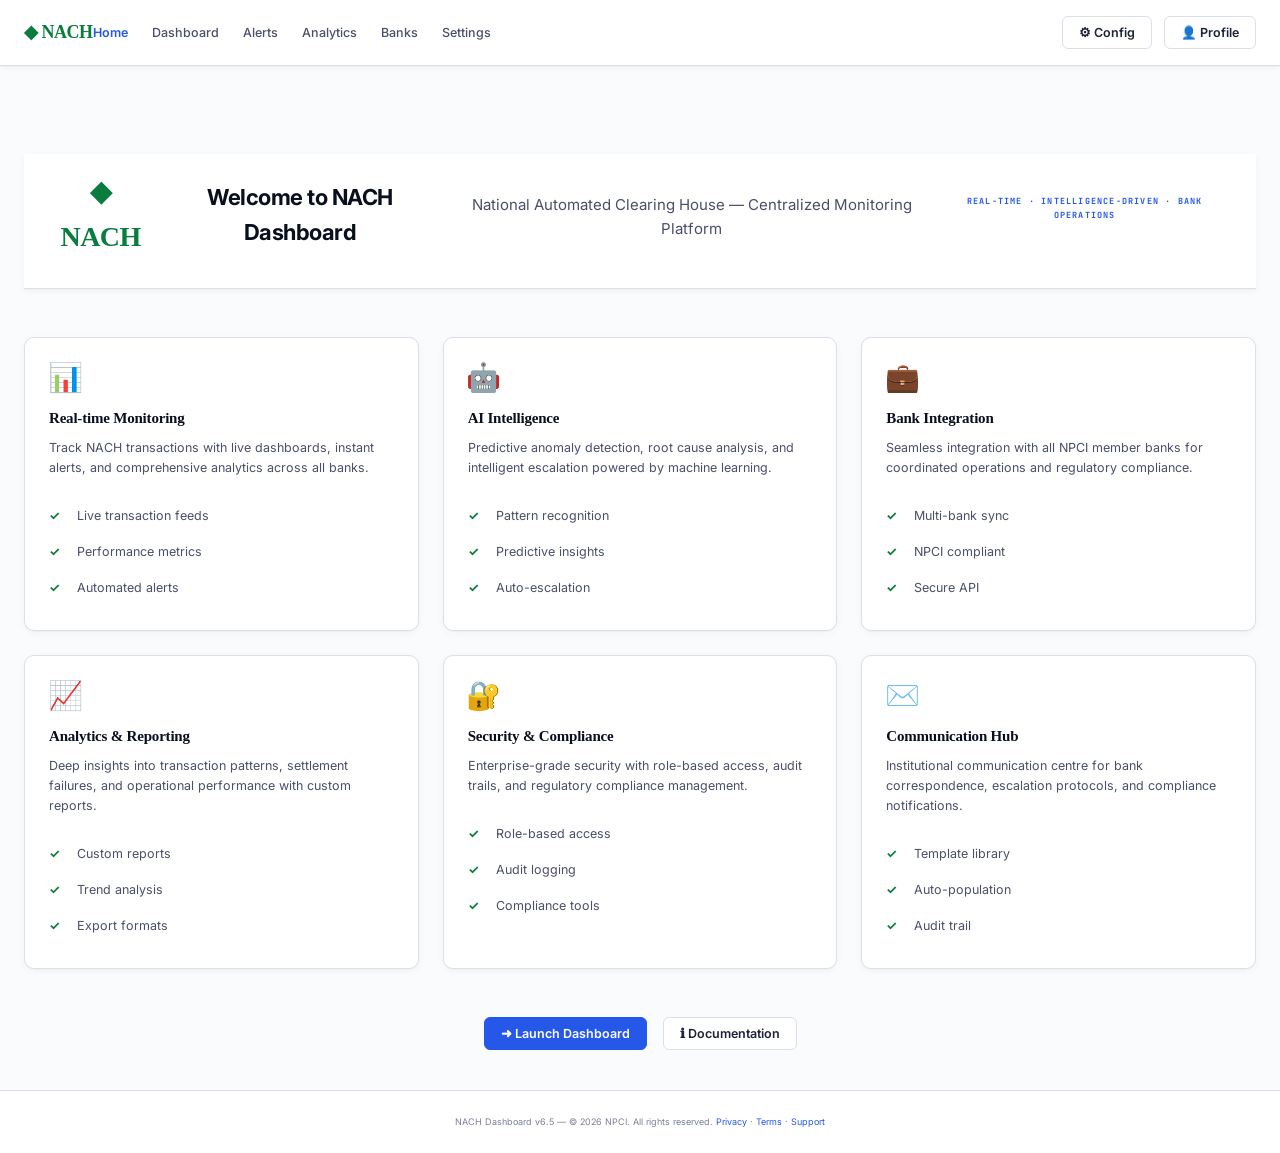
<file: index.html>
<!DOCTYPE html>
<html lang="en">
<head>
    <meta charset="UTF-8">
    <meta name="viewport" content="width=device-width, initial-scale=1.0">
    <title>NACH Dashboard — Welcome</title>
    <link href="https://fonts.googleapis.com/css2?family=Inter:wght@300;400;500;600;700;800;900&family=JetBrains+Mono:wght@400;500;600&display=swap" rel="stylesheet">
    <link rel="stylesheet" href="styles.css">
    <style>
    * { margin: 0; padding: 0; box-sizing: border-box; }
    
    :root {
      --v6-ink: #0a0f1e;
      --v6-ink-2: #1a2038;
      --v6-ink-3: #2a3050;
      --v6-text: #1e2238;
      --v6-text-2: #4a4f6a;
      --v6-text-3: #7a7f96;
      --v6-muted: #a8acc0;
      --v6-rule: #dbdfe8;
      --v6-rule-2: #edeff4;
      --v6-paper: #fafbfc;
      --v6-paper-2: #f5f6f8;
      --v6-card: #ffffff;
      --v6-accent: #2558e8;
      --v6-accent-2: #1d4ed8;
      --v6-accent-pale: #eef2ff;
      --v6-accent-weak: rgba(37, 88, 232, 0.08);
      --v6-ok: #0a7d3e;
      --v6-ok-pale: #eef7f0;
      --v6-ok-weak: rgba(10, 125, 62, 0.08);
      --v6-warn: #c67211;
      --v6-warn-pale: #fdf6ea;
      --v6-warn-weak: rgba(198, 114, 17, 0.1);
      --v6-crit: #b0232e;
      --v6-crit-pale: #fcedef;
      --v6-crit-weak: rgba(176, 35, 46, 0.1);
      --v6-fs-display: 22px;
      --v6-fs-h1: 18px;
      --v6-fs-h2: 15px;
      --v6-fs-body: 12.5px;
      --v6-fs-data: 11.5px;
      --v6-fs-caption: 9px;
      --v6-fs-eyebrow: 8.5px;
      --v6-font-display: 'Georgia', 'EB Garamond', serif;
      --v6-font-body: 'Inter', 'Inter Tight', -apple-system, sans-serif;
      --v6-font-mono: 'JetBrains Mono', 'Consolas', monospace;
      --v6-gap: 12px;
      --v6-pad: 14px;
      --v6-radius: 6px;
      --v6-radius-lg: 10px;
    }
    
    html, body {
      height: 100%;
      background: var(--v6-paper);
      color: var(--v6-text);
      font-family: var(--v6-font-body);
      font-size: var(--v6-fs-body);
      line-height: 1.6;
    }
    
    .container {
      max-width: 1400px;
      margin: 0 auto;
      padding: 40px 24px;
    }
    
    header {
      margin-bottom: 48px;
      text-align: center;
    }
    
    .logo {
      font-family: var(--v6-font-display);
      font-size: 28px;
      font-weight: 700;
      color: var(--v6-ok);
      margin-bottom: 12px;
      letter-spacing: -0.5px;
    }
    
    h1 {
      font-size: var(--v6-fs-display);
      font-weight: 700;
      color: var(--v6-ink);
      margin-bottom: 12px;
      letter-spacing: -0.5px;
    }
    
    .subtitle {
      font-size: var(--v6-fs-h2);
      color: var(--v6-text-2);
      margin-bottom: 8px;
    }
    
    .tagline {
      font-family: var(--v6-font-mono);
      font-size: var(--v6-fs-eyebrow);
      letter-spacing: 1.2px;
      text-transform: uppercase;
      color: var(--v6-accent);
      font-weight: 700;
      margin-bottom: 24px;
    }
    
    .grid {
      display: grid;
      grid-template-columns: repeat(auto-fit, minmax(320px, 1fr));
      gap: 24px;
      margin-bottom: 40px;
    }
    
    .card {
      background: var(--v6-card);
      border: 1px solid var(--v6-rule);
      border-radius: var(--v6-radius-lg);
      padding: 24px;
      transition: all 0.2s ease;
      box-shadow: 0 1px 0 rgba(10, 15, 30, 0.02), 0 2px 8px rgba(10, 15, 30, 0.04);
    }
    
    .card:hover {
      border-color: var(--v6-accent);
      box-shadow: 0 1px 0 rgba(10, 15, 30, 0.02), 0 8px 22px rgba(10, 15, 30, 0.1);
      transform: translateY(-2px);
    }
    
    .card-icon {
      font-size: 28px;
      margin-bottom: 12px;
    }
    
    .card-title {
      font-family: var(--v6-font-display);
      font-size: var(--v6-fs-h2);
      font-weight: 700;
      color: var(--v6-ink);
      margin-bottom: 8px;
    }
    
    .card-text {
      font-size: var(--v6-fs-body);
      color: var(--v6-text-2);
      line-height: 1.6;
      margin-bottom: 16px;
    }
    
    .btn {
      display: inline-flex;
      align-items: center;
      gap: 8px;
      padding: 8px 16px;
      border-radius: var(--v6-radius);
      border: 1px solid var(--v6-rule);
      background: var(--v6-card);
      color: var(--v6-text);
      font-family: var(--v6-font-body);
      font-size: var(--v6-fs-body);
      font-weight: 600;
      cursor: pointer;
      transition: all 0.12s ease;
      text-decoration: none;
    }
    
    .btn:hover {
      border-color: var(--v6-accent);
      color: var(--v6-accent);
    }
    
    .btn-primary {
      background: var(--v6-accent);
      color: #fff;
      border-color: var(--v6-accent);
    }
    
    .btn-primary:hover {
      background: var(--v6-accent-2);
      border-color: var(--v6-accent-2);
      color: #fff;
    }
    
    .badge {
      display: inline-block;
      padding: 4px 10px;
      border-radius: 4px;
      font-family: var(--v6-font-mono);
      font-size: var(--v6-fs-caption);
      font-weight: 700;
      letter-spacing: 0.5px;
      text-transform: uppercase;
      background: var(--v6-accent-weak);
      color: var(--v6-accent);
    }
    
    .feature-list {
      list-style: none;
      margin-top: 20px;
    }
    
    .feature-list li {
      padding: 8px 0;
      padding-left: 28px;
      position: relative;
      color: var(--v6-text-2);
      font-size: var(--v6-fs-body);
    }
    
    .feature-list li::before {
      content: '✓';
      position: absolute;
      left: 0;
      color: var(--v6-ok);
      font-weight: 700;
    }
    
    footer {
      text-align: center;
      padding: 24px;
      border-top: 1px solid var(--v6-rule);
      color: var(--v6-text-3);
      font-size: var(--v6-fs-caption);
    }
    
    footer a {
      color: var(--v6-accent);
      text-decoration: none;
    }
    
    footer a:hover {
      text-decoration: underline;
    }
    </style>
</head>
<body>
    <header>
        <a href="index.html" class="header-logo">◆ NACH</a>
        <nav>
            <a href="index.html" class="active">Home</a>
            <a href="dashboard.html">Dashboard</a>
            <a href="alerts.html">Alerts</a>
            <a href="analytics.html">Analytics</a>
            <a href="banks.html">Banks</a>
            <a href="settings.html">Settings</a>
        </nav>
        <div class="nav-right">
            <button class="btn btn-sm">⚙ Config</button>
            <button class="btn btn-sm">👤 Profile</button>
        </div>
    </header>

    <div class="container">
        <header>
            <div class="logo">◆ NACH</div>
            <h1>Welcome to NACH Dashboard</h1>
            <p class="subtitle">National Automated Clearing House — Centralized Monitoring Platform</p>
            <span class="tagline">Real-time · Intelligence-Driven · Bank Operations</span>
        </header>
        
        <div class="grid">
            <div class="card">
                <div class="card-icon">📊</div>
                <div class="card-title">Real-time Monitoring</div>
                <p class="card-text">Track NACH transactions with live dashboards, instant alerts, and comprehensive analytics across all banks.</p>
                <ul class="feature-list">
                    <li>Live transaction feeds</li>
                    <li>Performance metrics</li>
                    <li>Automated alerts</li>
                </ul>
            </div>
            
            <div class="card">
                <div class="card-icon">🤖</div>
                <div class="card-title">AI Intelligence</div>
                <p class="card-text">Predictive anomaly detection, root cause analysis, and intelligent escalation powered by machine learning.</p>
                <ul class="feature-list">
                    <li>Pattern recognition</li>
                    <li>Predictive insights</li>
                    <li>Auto-escalation</li>
                </ul>
            </div>
            
            <div class="card">
                <div class="card-icon">💼</div>
                <div class="card-title">Bank Integration</div>
                <p class="card-text">Seamless integration with all NPCI member banks for coordinated operations and regulatory compliance.</p>
                <ul class="feature-list">
                    <li>Multi-bank sync</li>
                    <li>NPCI compliant</li>
                    <li>Secure API</li>
                </ul>
            </div>
            
            <div class="card">
                <div class="card-icon">📈</div>
                <div class="card-title">Analytics & Reporting</div>
                <p class="card-text">Deep insights into transaction patterns, settlement failures, and operational performance with custom reports.</p>
                <ul class="feature-list">
                    <li>Custom reports</li>
                    <li>Trend analysis</li>
                    <li>Export formats</li>
                </ul>
            </div>
            
            <div class="card">
                <div class="card-icon">🔐</div>
                <div class="card-title">Security & Compliance</div>
                <p class="card-text">Enterprise-grade security with role-based access, audit trails, and regulatory compliance management.</p>
                <ul class="feature-list">
                    <li>Role-based access</li>
                    <li>Audit logging</li>
                    <li>Compliance tools</li>
                </ul>
            </div>
            
            <div class="card">
                <div class="card-icon">✉️</div>
                <div class="card-title">Communication Hub</div>
                <p class="card-text">Institutional communication centre for bank correspondence, escalation protocols, and compliance notifications.</p>
                <ul class="feature-list">
                    <li>Template library</li>
                    <li>Auto-population</li>
                    <li>Audit trail</li>
                </ul>
            </div>
        </div>
        
        <div style="text-align: center; margin-top: 48px;">
            <button class="btn btn-primary">
                ➜ Launch Dashboard
            </button>
            <button class="btn" style="margin-left: 12px;">
                ℹ Documentation
            </button>
        </div>
    </div>
    
    <footer>
        <p>NACH Dashboard v6.5 — © 2026 NPCI. All rights reserved. <a href="#">Privacy</a> · <a href="#">Terms</a> · <a href="#">Support</a></p>
    </footer>

    <script src="scripts.js"></script>
</body>
</html>
</file>
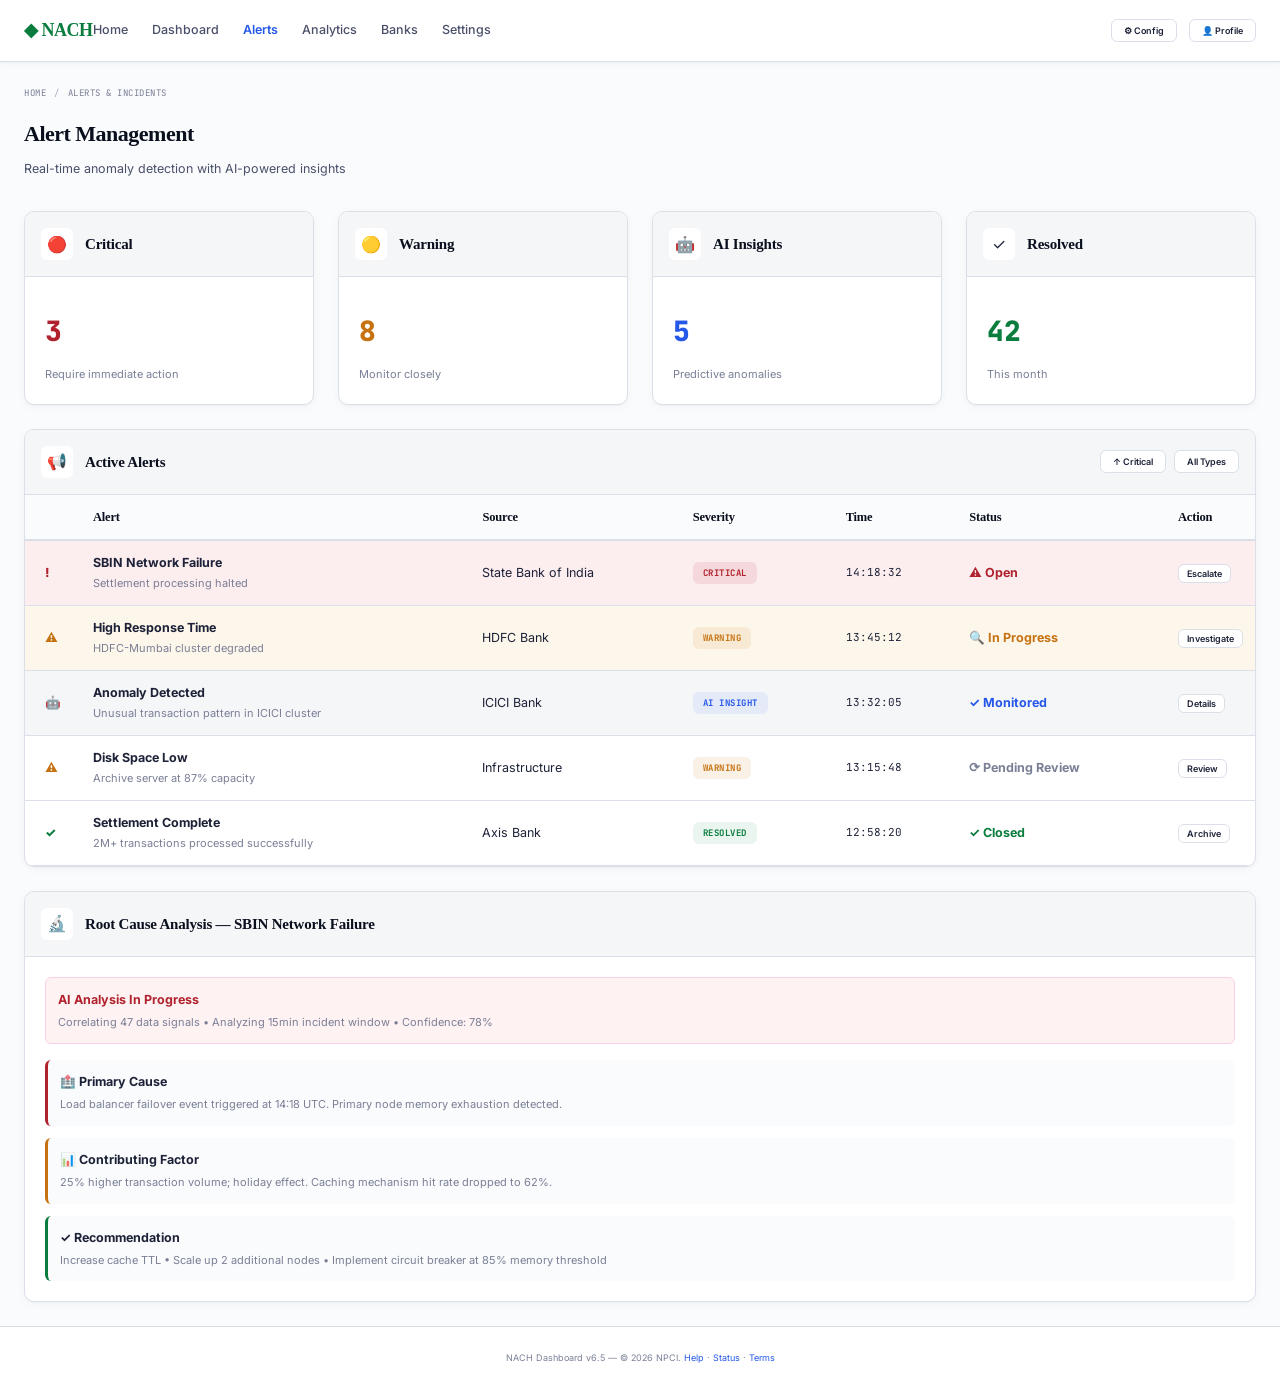
<file: alerts.html>
<!DOCTYPE html>
<html lang="en">
<head>
    <meta charset="UTF-8">
    <meta name="viewport" content="width=device-width, initial-scale=1.0">
    <title>Alerts — NACH</title>
    <link href="https://fonts.googleapis.com/css2?family=Inter:wght@300;400;500;600;700;800;900&family=JetBrains+Mono:wght@400;500;600&display=swap" rel="stylesheet">
    <link rel="stylesheet" href="styles.css">
</head>
<body>
    <header>
        <a href="index.html" class="header-logo">◆ NACH</a>
        <nav>
            <a href="index.html">Home</a>
            <a href="dashboard.html">Dashboard</a>
            <a href="alerts.html" class="active">Alerts</a>
            <a href="analytics.html">Analytics</a>
            <a href="banks.html">Banks</a>
            <a href="settings.html">Settings</a>
        </nav>
        <div class="nav-right">
            <button class="btn btn-sm">⚙ Config</button>
            <button class="btn btn-sm">👤 Profile</button>
        </div>
    </header>

    <div class="container">
        <div class="page-header">
            <div class="breadcrumb">
                <a href="index.html">Home</a>
                <span class="sep">/</span>
                <span class="cur">Alerts & Incidents</span>
            </div>
            <h1 class="page-title">Alert Management</h1>
            <p class="page-subtitle">Real-time anomaly detection with AI-powered insights</p>
        </div>

        <!-- Alert Summary -->
        <div class="grid-4 mb-3">
            <div class="card">
                <div class="card-head">
                    <div class="card-icon">🔴</div>
                    <div class="card-title">Critical</div>
                </div>
                <div class="card-body">
                    <div style="font-family: 'JetBrains Mono'; font-size: 28px; font-weight: 800; color: #b0232e; margin: 12px 0;">3</div>
                    <div style="font-size: 11px; color: #7a7f96;">Require immediate action</div>
                </div>
            </div>

            <div class="card">
                <div class="card-head">
                    <div class="card-icon">🟡</div>
                    <div class="card-title">Warning</div>
                </div>
                <div class="card-body">
                    <div style="font-family: 'JetBrains Mono'; font-size: 28px; font-weight: 800; color: #c67211; margin: 12px 0;">8</div>
                    <div style="font-size: 11px; color: #7a7f96;">Monitor closely</div>
                </div>
            </div>

            <div class="card">
                <div class="card-head">
                    <div class="card-icon">🤖</div>
                    <div class="card-title">AI Insights</div>
                </div>
                <div class="card-body">
                    <div style="font-family: 'JetBrains Mono'; font-size: 28px; font-weight: 800; color: #2558e8; margin: 12px 0;">5</div>
                    <div style="font-size: 11px; color: #7a7f96;">Predictive anomalies</div>
                </div>
            </div>

            <div class="card">
                <div class="card-head">
                    <div class="card-icon">✓</div>
                    <div class="card-title">Resolved</div>
                </div>
                <div class="card-body">
                    <div style="font-family: 'JetBrains Mono'; font-size: 28px; font-weight: 800; color: #0a7d3e; margin: 12px 0;">42</div>
                    <div style="font-size: 11px; color: #7a7f96;">This month</div>
                </div>
            </div>
        </div>

        <!-- Alert List -->
        <div class="card">
            <div class="card-head">
                <div class="card-icon">📢</div>
                <div class="card-title">Active Alerts</div>
                <div style="margin-left: auto; display: flex; gap: 8px;">
                    <button class="btn btn-sm">↑ Critical</button>
                    <button class="btn btn-sm">All Types</button>
                </div>
            </div>
            <div class="card-body" style="padding: 0;">
                <table id="alert-table">
                    <thead>
                        <tr>
                            <th style="padding: 12px 20px; width: 30px;"></th>
                            <th>Alert</th>
                            <th>Source</th>
                            <th>Severity</th>
                            <th>Time</th>
                            <th>Status</th>
                            <th style="width: 80px;">Action</th>
                        </tr>
                    </thead>
                    <tbody>
                        <tr style="background: #fcedef;">
                            <td style="padding: 12px 20px; font-weight: 800; color: #b0232e;">!</td>
                            <td><strong>SBIN Network Failure</strong><br><span style="font-size: 11px; color: #7a7f96;">Settlement processing halted</span></td>
                            <td>State Bank of India</td>
                            <td><span class="badge crit">CRITICAL</span></td>
                            <td style="font-family: 'JetBrains Mono'; font-size: 11px;">14:18:32</td>
                            <td><span style="color: #b0232e; font-weight: 700;">⚠ Open</span></td>
                            <td>
                                <button class="btn btn-xs" onclick="Notification.show('Alert assigned to on-call team', 'success')">Escalate</button>
                            </td>
                        </tr>
                        <tr style="background: #fdf6ea;">
                            <td style="padding: 12px 20px; font-weight: 800; color: #c67211;">⚠</td>
                            <td><strong>High Response Time</strong><br><span style="font-size: 11px; color: #7a7f96;">HDFC-Mumbai cluster degraded</span></td>
                            <td>HDFC Bank</td>
                            <td><span class="badge warn">WARNING</span></td>
                            <td style="font-family: 'JetBrains Mono'; font-size: 11px;">13:45:12</td>
                            <td><span style="color: #c67211; font-weight: 700;">🔍 In Progress</span></td>
                            <td>
                                <button class="btn btn-xs">Investigate</button>
                            </td>
                        </tr>
                        <tr style="background: #f5f6f8;">
                            <td style="padding: 12px 20px; font-weight: 800; color: #2558e8;">🤖</td>
                            <td><strong>Anomaly Detected</strong><br><span style="font-size: 11px; color: #7a7f96;">Unusual transaction pattern in ICICI cluster</span></td>
                            <td>ICICI Bank</td>
                            <td><span class="badge" style="background: rgba(37, 88, 232, 0.08); color: #2558e8;">AI INSIGHT</span></td>
                            <td style="font-family: 'JetBrains Mono'; font-size: 11px;">13:32:05</td>
                            <td><span style="color: #2558e8; font-weight: 700;">✓ Monitored</span></td>
                            <td>
                                <button class="btn btn-xs">Details</button>
                            </td>
                        </tr>
                        <tr>
                            <td style="padding: 12px 20px; font-weight: 800; color: #c67211;">⚠</td>
                            <td><strong>Disk Space Low</strong><br><span style="font-size: 11px; color: #7a7f96;">Archive server at 87% capacity</span></td>
                            <td>Infrastructure</td>
                            <td><span class="badge warn">WARNING</span></td>
                            <td style="font-family: 'JetBrains Mono'; font-size: 11px;">13:15:48</td>
                            <td><span style="color: #7a7f96; font-weight: 700;">⟳ Pending Review</span></td>
                            <td>
                                <button class="btn btn-xs">Review</button>
                            </td>
                        </tr>
                        <tr>
                            <td style="padding: 12px 20px; font-weight: 800; color: #0a7d3e;">✓</td>
                            <td><strong>Settlement Complete</strong><br><span style="font-size: 11px; color: #7a7f96;">2M+ transactions processed successfully</span></td>
                            <td>Axis Bank</td>
                            <td><span class="badge ok">RESOLVED</span></td>
                            <td style="font-family: 'JetBrains Mono'; font-size: 11px;">12:58:20</td>
                            <td><span style="color: #0a7d3e; font-weight: 700;">✓ Closed</span></td>
                            <td>
                                <button class="btn btn-xs">Archive</button>
                            </td>
                        </tr>
                    </tbody>
                </table>
            </div>
        </div>

        <!-- Root Cause Analysis -->
        <div class="card mt-3">
            <div class="card-head">
                <div class="card-icon">🔬</div>
                <div class="card-title">Root Cause Analysis — SBIN Network Failure</div>
            </div>
            <div class="card-body">
                <div style="background: #fef2f2; border: 1px solid #fbcfe8; border-radius: 6px; padding: 12px; margin-bottom: 16px;">
                    <div style="font-weight: 700; color: #b0232e; margin-bottom: 4px;">AI Analysis In Progress</div>
                    <div style="font-size: 11px; color: #7a7f96;">Correlating 47 data signals • Analyzing 15min incident window • Confidence: 78%</div>
                </div>
                <div style="display: grid; gap: 12px;">
                    <div style="padding: 12px; background: #fafbfc; border-radius: 6px; border-left: 3px solid #b0232e;">
                        <div style="font-weight: 700; color: #1e2238; margin-bottom: 4px;">🏥 Primary Cause</div>
                        <div style="font-size: 11px; color: #7a7f96;">Load balancer failover event triggered at 14:18 UTC. Primary node memory exhaustion detected.</div>
                    </div>
                    <div style="padding: 12px; background: #fafbfc; border-radius: 6px; border-left: 3px solid #c67211;">
                        <div style="font-weight: 700; color: #1e2238; margin-bottom: 4px;">📊 Contributing Factor</div>
                        <div style="font-size: 11px; color: #7a7f96;">25% higher transaction volume; holiday effect. Caching mechanism hit rate dropped to 62%.</div>
                    </div>
                    <div style="padding: 12px; background: #fafbfc; border-radius: 6px; border-left: 3px solid #0a7d3e;">
                        <div style="font-weight: 700; color: #1e2238; margin-bottom: 4px;">✓ Recommendation</div>
                        <div style="font-size: 11px; color: #7a7f96;">Increase cache TTL • Scale up 2 additional nodes • Implement circuit breaker at 85% memory threshold</div>
                    </div>
                </div>
            </div>
        </div>
    </div>

    <footer>
        <p>NACH Dashboard v6.5 — © 2026 NPCI. <a href="#">Help</a> · <a href="#">Status</a> · <a href="#">Terms</a></p>
    </footer>

    <script src="scripts.js"></script>
</body>
</html>
</file>
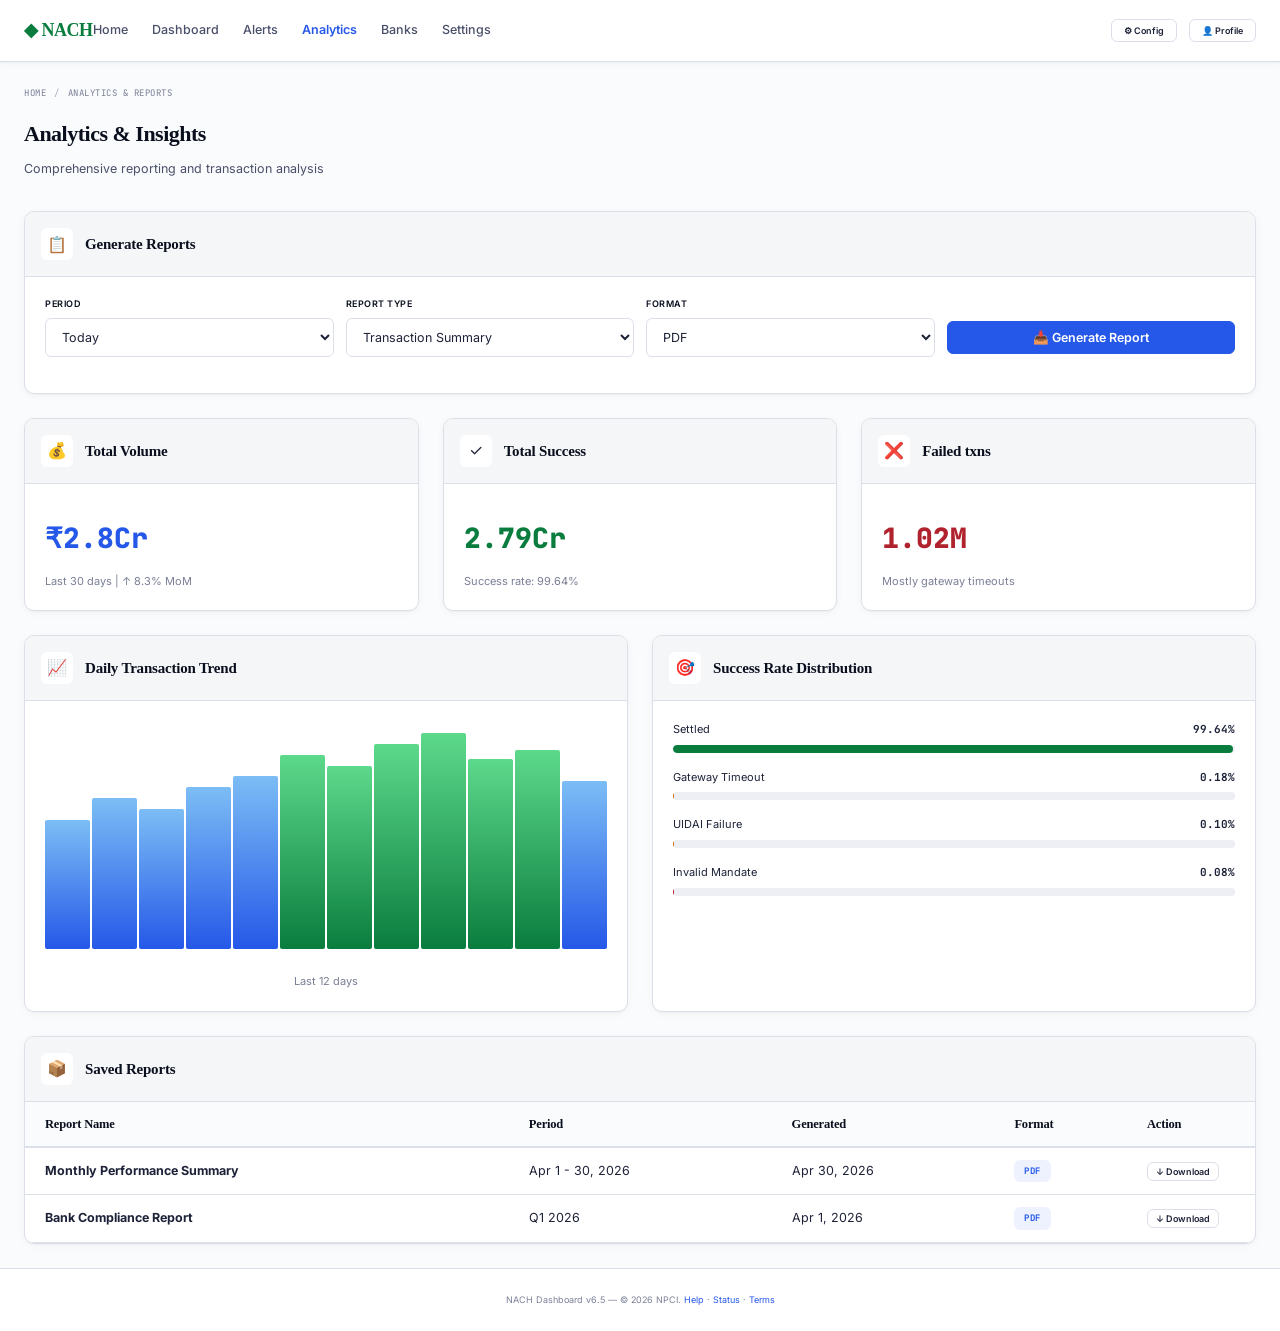
<file: analytics.html>
<!DOCTYPE html>
<html lang="en">
<head>
    <meta charset="UTF-8">
    <meta name="viewport" content="width=device-width, initial-scale=1.0">
    <title>Analytics — NACH</title>
    <link href="https://fonts.googleapis.com/css2?family=Inter:wght@300;400;500;600;700;800;900&family=JetBrains+Mono:wght@400;500;600&display=swap" rel="stylesheet">
    <link rel="stylesheet" href="styles.css">
</head>
<body>
    <header>
        <a href="index.html" class="header-logo">◆ NACH</a>
        <nav>
            <a href="index.html">Home</a>
            <a href="dashboard.html">Dashboard</a>
            <a href="alerts.html">Alerts</a>
            <a href="analytics.html" class="active">Analytics</a>
            <a href="banks.html">Banks</a>
            <a href="settings.html">Settings</a>
        </nav>
        <div class="nav-right">
            <button class="btn btn-sm">⚙ Config</button>
            <button class="btn btn-sm">👤 Profile</button>
        </div>
    </header>

    <div class="container">
        <div class="page-header">
            <div class="breadcrumb">
                <a href="index.html">Home</a>
                <span class="sep">/</span>
                <span class="cur">Analytics & Reports</span>
            </div>
            <h1 class="page-title">Analytics & Insights</h1>
            <p class="page-subtitle">Comprehensive reporting and transaction analysis</p>
        </div>

        <!-- Report Controls -->
        <div class="card mb-3">
            <div class="card-head">
                <div class="card-icon">📋</div>
                <div class="card-title">Generate Reports</div>
            </div>
            <div class="card-body">
                <div style="display: grid; grid-template-columns: repeat(auto-fit, minmax(150px, 1fr)); gap: 12px;">
                    <div class="form-group">
                        <label>Period</label>
                        <select style="width: 100%;">
                            <option>Today</option>
                            <option>Last 7 Days</option>
                            <option>Last 30 Days</option>
                            <option>Custom Range</option>
                        </select>
                    </div>
                    <div class="form-group">
                        <label>Report Type</label>
                        <select style="width: 100%;">
                            <option>Transaction Summary</option>
                            <option>Success/Failure Analysis</option>
                            <option>Bank Performance</option>
                            <option>Financial Impact</option>
                        </select>
                    </div>
                    <div class="form-group">
                        <label>Format</label>
                        <select style="width: 100%;">
                            <option>PDF</option>
                            <option>CSV</option>
                            <option>Excel</option>
                            <option>JSON</option>
                        </select>
                    </div>
                    <div class="form-group flex items-center" style="margin-top: 20px;">
                        <button class="btn btn-primary flex-1" onclick="Notification.show('Report generated successfully', 'success')">
                            📥 Generate Report
                        </button>
                    </div>
                </div>
            </div>
        </div>

        <!-- Key Metrics -->
        <div class="grid-3 mb-3">
            <div class="card">
                <div class="card-head">
                    <div class="card-icon">💰</div>
                    <div class="card-title">Total Volume</div>
                </div>
                <div class="card-body">
                    <div style="font-family: 'JetBrains Mono'; font-size: 28px; font-weight: 800; color: #2558e8; margin: 12px 0;">
                        ₹2.8Cr
                    </div>
                    <div style="font-size: 11px; color: #7a7f96;">Last 30 days | ↑ 8.3% MoM</div>
                </div>
            </div>

            <div class="card">
                <div class="card-head">
                    <div class="card-icon">✓</div>
                    <div class="card-title">Total Success</div>
                </div>
                <div class="card-body">
                    <div style="font-family: 'JetBrains Mono'; font-size: 28px; font-weight: 800; color: #0a7d3e; margin: 12px 0;">
                        2.79Cr
                    </div>
                    <div style="font-size: 11px; color: #7a7f96;">Success rate: 99.64%</div>
                </div>
            </div>

            <div class="card">
                <div class="card-head">
                    <div class="card-icon">❌</div>
                    <div class="card-title">Failed txns</div>
                </div>
                <div class="card-body">
                    <div style="font-family: 'JetBrains Mono'; font-size: 28px; font-weight: 800; color: #b0232e; margin: 12px 0;">
                        1.02M
                    </div>
                    <div style="font-size: 11px; color: #7a7f96;">Mostly gateway timeouts</div>
                </div>
            </div>
        </div>

        <!-- Charts -->
        <div class="grid-2 mb-3">
            <div class="card">
                <div class="card-head">
                    <div class="card-icon">📈</div>
                    <div class="card-title">Daily Transaction Trend</div>
                </div>
                <div class="card-body">
                    <div style="height: 240px; display: flex; align-items: flex-end; gap: 2px; padding: 12px 0;">
                        <div style="flex: 1; height: 60%; background: linear-gradient(to top, #2558e8, #7cbdf5); border-radius: 2px;"></div>
                        <div style="flex: 1; height: 70%; background: linear-gradient(to top, #2558e8, #7cbdf5); border-radius: 2px;"></div>
                        <div style="flex: 1; height: 65%; background: linear-gradient(to top, #2558e8, #7cbdf5); border-radius: 2px;"></div>
                        <div style="flex: 1; height: 75%; background: linear-gradient(to top, #2558e8, #7cbdf5); border-radius: 2px;"></div>
                        <div style="flex: 1; height: 80%; background: linear-gradient(to top, #2558e8, #7cbdf5); border-radius: 2px;"></div>
                        <div style="flex: 1; height: 90%; background: linear-gradient(to top, #0a7d3e, #5dd98b); border-radius: 2px;"></div>
                        <div style="flex: 1; height: 85%; background: linear-gradient(to top, #0a7d3e, #5dd98b); border-radius: 2px;"></div>
                        <div style="flex: 1; height: 95%; background: linear-gradient(to top, #0a7d3e, #5dd98b); border-radius: 2px;"></div>
                        <div style="flex: 1; height: 100%; background: linear-gradient(to top, #0a7d3e, #5dd98b); border-radius: 2px;"></div>
                        <div style="flex: 1; height: 88%; background: linear-gradient(to top, #0a7d3e, #5dd98b); border-radius: 2px;"></div>
                        <div style="flex: 1; height: 92%; background: linear-gradient(to top, #0a7d3e, #5dd98b); border-radius: 2px;"></div>
                        <div style="flex: 1; height: 78%; background: linear-gradient(to top, #2558e8, #7cbdf5); border-radius: 2px;"></div>
                    </div>
                    <div style="font-size: 11px; color: #7a7f96; margin-top: 12px; text-align: center;">Last 12 days</div>
                </div>
            </div>

            <div class="card">
                <div class="card-head">
                    <div class="card-icon">🎯</div>
                    <div class="card-title">Success Rate Distribution</div>
                </div>
                <div class="card-body">
                    <div style="display: grid; gap: 16px;">
                        <div>
                            <div style="display: flex; justify-content: space-between; margin-bottom: 6px; font-size: 11px;">
                                <span>Settled</span>
                                <strong style="font-family: 'JetBrains Mono';">99.64%</strong>
                            </div>
                            <div style="height: 8px; background: #edeff4; border-radius: 4px; overflow: hidden;">
                                <div style="height: 100%; width: 99.64%; background: #0a7d3e; border-radius: 4px;"></div>
                            </div>
                        </div>
                        <div>
                            <div style="display: flex; justify-content: space-between; margin-bottom: 6px; font-size: 11px;">
                                <span>Gateway Timeout</span>
                                <strong style="font-family: 'JetBrains Mono';">0.18%</strong>
                            </div>
                            <div style="height: 8px; background: #edeff4; border-radius: 4px; overflow: hidden;">
                                <div style="height: 100%; width: 0.18%; background: #c67211; border-radius: 4px;"></div>
                            </div>
                        </div>
                        <div>
                            <div style="display: flex; justify-content: space-between; margin-bottom: 6px; font-size: 11px;">
                                <span>UIDAI Failure</span>
                                <strong style="font-family: 'JetBrains Mono';">0.10%</strong>
                            </div>
                            <div style="height: 8px; background: #edeff4; border-radius: 4px; overflow: hidden;">
                                <div style="height: 100%; width: 0.10%; background: #c67211; border-radius: 4px;"></div>
                            </div>
                        </div>
                        <div>
                            <div style="display: flex; justify-content: space-between; margin-bottom: 6px; font-size: 11px;">
                                <span>Invalid Mandate</span>
                                <strong style="font-family: 'JetBrains Mono';">0.08%</strong>
                            </div>
                            <div style="height: 8px; background: #edeff4; border-radius: 4px; overflow: hidden;">
                                <div style="height: 100%; width: 0.08%; background: #b0232e; border-radius: 4px;"></div>
                            </div>
                        </div>
                    </div>
                </div>
            </div>
        </div>

        <!-- Export Section -->
        <div class="card">
            <div class="card-head">
                <div class="card-icon">📦</div>
                <div class="card-title">Saved Reports</div>
            </div>
            <div class="card-body" style="padding: 0;">
                <table>
                    <thead>
                        <tr>
                            <th style="padding: 12px 20px;">Report Name</th>
                            <th>Period</th>
                            <th>Generated</th>
                            <th>Format</th>
                            <th style="width: 120px;">Action</th>
                        </tr>
                    </thead>
                    <tbody>
                        <tr>
                            <td style="padding: 12px 20px;"><strong>Monthly Performance Summary</strong></td>
                            <td>Apr 1 - 30, 2026</td>
                            <td>Apr 30, 2026</td>
                            <td><span class="badge">PDF</span></td>
                            <td><button class="btn btn-xs">↓ Download</button></td>
                        </tr>
                        <tr>
                            <td style="padding: 12px 20px;"><strong>Bank Compliance Report</strong></td>
                            <td>Q1 2026</td>
                            <td>Apr 1, 2026</td>
                            <td><span class="badge">PDF</span></td>
                            <td><button class="btn btn-xs">↓ Download</button></td>
                        </tr>
                    </tbody>
                </table>
            </div>
        </div>
    </div>

    <footer>
        <p>NACH Dashboard v6.5 — © 2026 NPCI. <a href="#">Help</a> · <a href="#">Status</a> · <a href="#">Terms</a></p>
    </footer>

    <script src="scripts.js"></script>
</body>
</html>
</file>
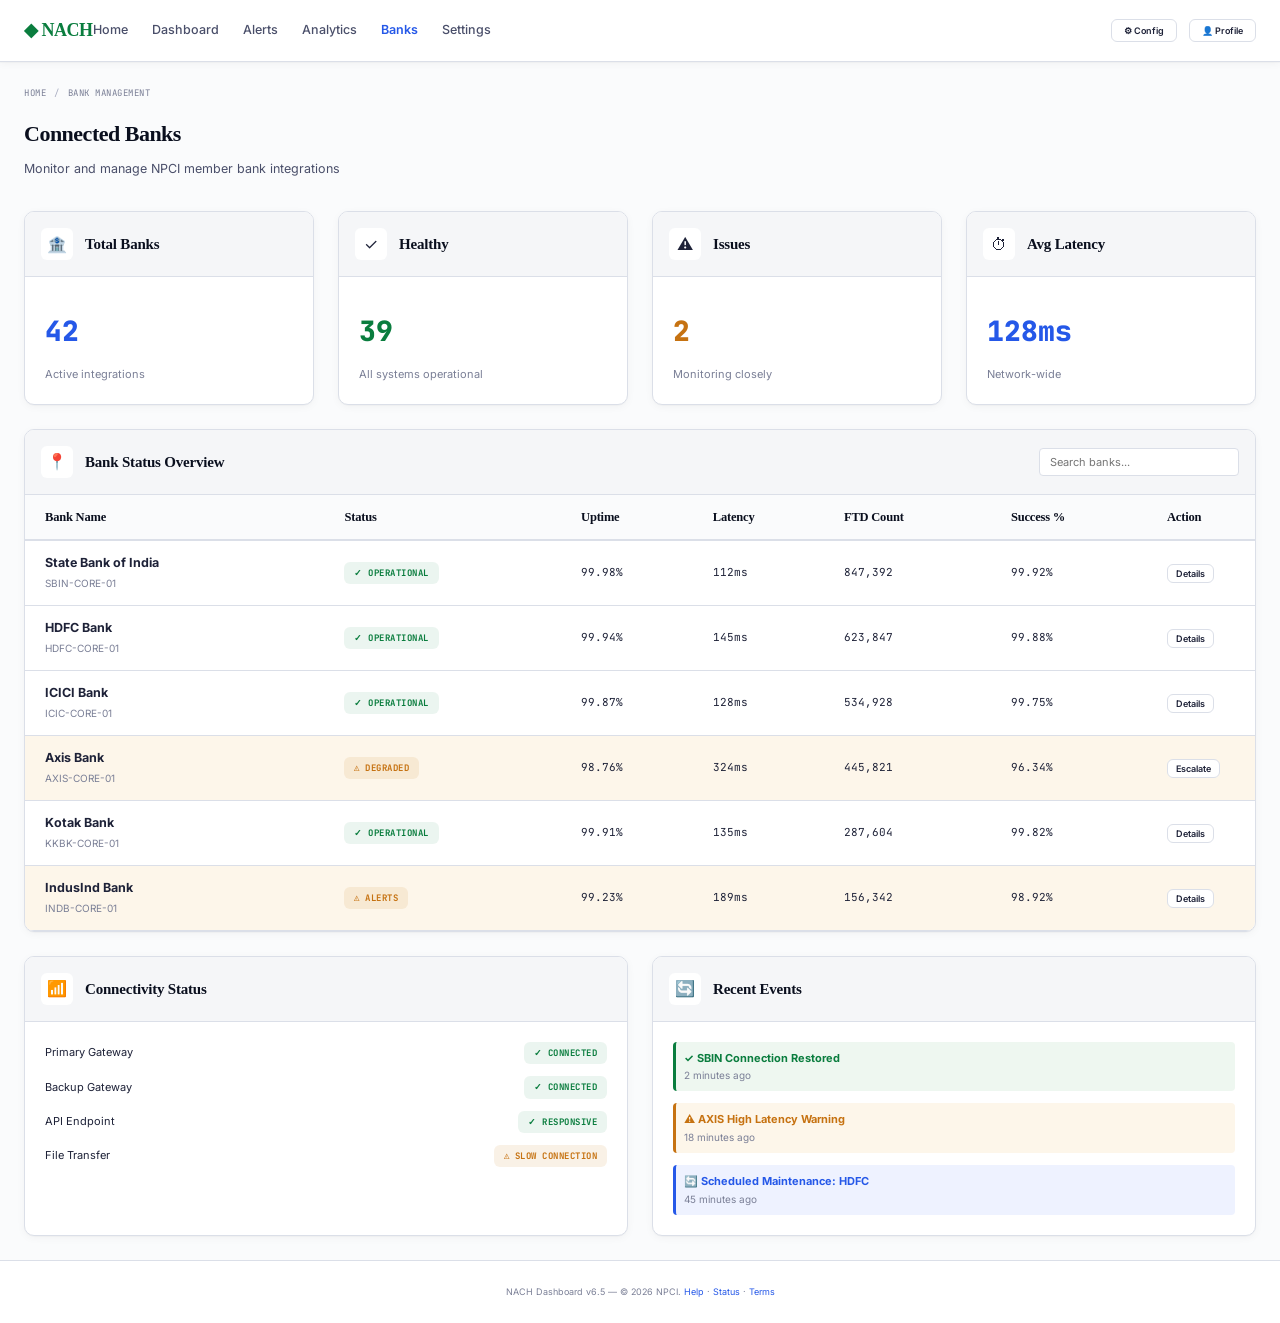
<file: banks.html>
<!DOCTYPE html>
<html lang="en">
<head>
    <meta charset="UTF-8">
    <meta name="viewport" content="width=device-width, initial-scale=1.0">
    <title>Banks — NACH</title>
    <link href="https://fonts.googleapis.com/css2?family=Inter:wght@300;400;500;600;700;800;900&family=JetBrains+Mono:wght@400;500;600&display=swap" rel="stylesheet">
    <link rel="stylesheet" href="styles.css">
</head>
<body>
    <header>
        <a href="index.html" class="header-logo">◆ NACH</a>
        <nav>
            <a href="index.html">Home</a>
            <a href="dashboard.html">Dashboard</a>
            <a href="alerts.html">Alerts</a>
            <a href="analytics.html">Analytics</a>
            <a href="banks.html" class="active">Banks</a>
            <a href="settings.html">Settings</a>
        </nav>
        <div class="nav-right">
            <button class="btn btn-sm">⚙ Config</button>
            <button class="btn btn-sm">👤 Profile</button>
        </div>
    </header>

    <div class="container">
        <div class="page-header">
            <div class="breadcrumb">
                <a href="index.html">Home</a>
                <span class="sep">/</span>
                <span class="cur">Bank Management</span>
            </div>
            <h1 class="page-title">Connected Banks</h1>
            <p class="page-subtitle">Monitor and manage NPCI member bank integrations</p>
        </div>

        <!-- Bank Summary -->
        <div class="grid-4 mb-3">
            <div class="card">
                <div class="card-head">
                    <div class="card-icon">🏦</div>
                    <div class="card-title">Total Banks</div>
                </div>
                <div class="card-body">
                    <div style="font-family: 'JetBrains Mono'; font-size: 28px; font-weight: 800; color: #2558e8; margin: 12px 0;">42</div>
                    <div style="font-size: 11px; color: #7a7f96;">Active integrations</div>
                </div>
            </div>

            <div class="card">
                <div class="card-head">
                    <div class="card-icon">✓</div>
                    <div class="card-title">Healthy</div>
                </div>
                <div class="card-body">
                    <div style="font-family: 'JetBrains Mono'; font-size: 28px; font-weight: 800; color: #0a7d3e; margin: 12px 0;">39</div>
                    <div style="font-size: 11px; color: #7a7f96;">All systems operational</div>
                </div>
            </div>

            <div class="card">
                <div class="card-head">
                    <div class="card-icon">⚠</div>
                    <div class="card-title">Issues</div>
                </div>
                <div class="card-body">
                    <div style="font-family: 'JetBrains Mono'; font-size: 28px; font-weight: 800; color: #c67211; margin: 12px 0;">2</div>
                    <div style="font-size: 11px; color: #7a7f96;">Monitoring closely</div>
                </div>
            </div>

            <div class="card">
                <div class="card-head">
                    <div class="card-icon">⏱</div>
                    <div class="card-title">Avg Latency</div>
                </div>
                <div class="card-body">
                    <div style="font-family: 'JetBrains Mono'; font-size: 28px; font-weight: 800; color: #2558e8; margin: 12px 0;">128ms</div>
                    <div style="font-size: 11px; color: #7a7f96;">Network-wide</div>
                </div>
            </div>
        </div>

        <!-- Banks Grid -->
        <div class="card">
            <div class="card-head">
                <div class="card-icon">📍</div>
                <div class="card-title">Bank Status Overview</div>
                <input type="text" placeholder="Search banks..." data-search="bank-table" style="width: 200px; padding: 6px 10px; border: 1px solid #dbdfe8; border-radius: 4px; font-size: 11px; margin-left: auto;">
            </div>
            <div class="card-body" style="padding: 0;">
                <table id="bank-table">
                    <thead>
                        <tr>
                            <th style="padding: 12px 20px;">Bank Name</th>
                            <th>Status</th>
                            <th>Uptime</th>
                            <th>Latency</th>
                            <th>FTD Count</th>
                            <th>Success %</th>
                            <th style="width: 100px;">Action</th>
                        </tr>
                    </thead>
                    <tbody>
                        <tr>
                            <td style="padding: 12px 20px;"><strong>State Bank of India</strong><br><span style="font-size: 10px; color: #7a7f96;">SBIN-CORE-01</span></td>
                            <td><span class="badge ok">✓ Operational</span></td>
                            <td style="font-family: 'JetBrains Mono'; font-size: 11px;">99.98%</td>
                            <td style="font-family: 'JetBrains Mono'; font-size: 11px;">112ms</td>
                            <td style="font-family: 'JetBrains Mono'; font-size: 11px;">847,392</td>
                            <td style="font-family: 'JetBrains Mono'; font-size: 11px;">99.92%</td>
                            <td><button class="btn btn-xs">Details</button></td>
                        </tr>
                        <tr>
                            <td style="padding: 12px 20px;"><strong>HDFC Bank</strong><br><span style="font-size: 10px; color: #7a7f96;">HDFC-CORE-01</span></td>
                            <td><span class="badge ok">✓ Operational</span></td>
                            <td style="font-family: 'JetBrains Mono'; font-size: 11px;">99.94%</td>
                            <td style="font-family: 'JetBrains Mono'; font-size: 11px;">145ms</td>
                            <td style="font-family: 'JetBrains Mono'; font-size: 11px;">623,847</td>
                            <td style="font-family: 'JetBrains Mono'; font-size: 11px;">99.88%</td>
                            <td><button class="btn btn-xs">Details</button></td>
                        </tr>
                        <tr>
                            <td style="padding: 12px 20px;"><strong>ICICI Bank</strong><br><span style="font-size: 10px; color: #7a7f96;">ICIC-CORE-01</span></td>
                            <td><span class="badge ok">✓ Operational</span></td>
                            <td style="font-family: 'JetBrains Mono'; font-size: 11px;">99.87%</td>
                            <td style="font-family: 'JetBrains Mono'; font-size: 11px;">128ms</td>
                            <td style="font-family: 'JetBrains Mono'; font-size: 11px;">534,928</td>
                            <td style="font-family: 'JetBrains Mono'; font-size: 11px;">99.75%</td>
                            <td><button class="btn btn-xs">Details</button></td>
                        </tr>
                        <tr style="background: #fdf6ea;">
                            <td style="padding: 12px 20px;"><strong>Axis Bank</strong><br><span style="font-size: 10px; color: #7a7f96;">AXIS-CORE-01</span></td>
                            <td><span class="badge warn">⚠ Degraded</span></td>
                            <td style="font-family: 'JetBrains Mono'; font-size: 11px;">98.76%</td>
                            <td style="font-family: 'JetBrains Mono'; font-size: 11px;">324ms</td>
                            <td style="font-family: 'JetBrains Mono'; font-size: 11px;">445,821</td>
                            <td style="font-family: 'JetBrains Mono'; font-size: 11px;">96.34%</td>
                            <td><button class="btn btn-xs btn-sm" onclick="Notification.show('Alert escalated', 'warning')">Escalate</button></td>
                        </tr>
                        <tr>
                            <td style="padding: 12px 20px;"><strong>Kotak Bank</strong><br><span style="font-size: 10px; color: #7a7f96;">KKBK-CORE-01</span></td>
                            <td><span class="badge ok">✓ Operational</span></td>
                            <td style="font-family: 'JetBrains Mono'; font-size: 11px;">99.91%</td>
                            <td style="font-family: 'JetBrains Mono'; font-size: 11px;">135ms</td>
                            <td style="font-family: 'JetBrains Mono'; font-size: 11px;">287,604</td>
                            <td style="font-family: 'JetBrains Mono'; font-size: 11px;">99.82%</td>
                            <td><button class="btn btn-xs">Details</button></td>
                        </tr>
                        <tr style="background: #fdf6ea;">
                            <td style="padding: 12px 20px;"><strong>IndusInd Bank</strong><br><span style="font-size: 10px; color: #7a7f96;">INDB-CORE-01</span></td>
                            <td><span class="badge warn">⚠ Alerts</span></td>
                            <td style="font-family: 'JetBrains Mono'; font-size: 11px;">99.23%</td>
                            <td style="font-family: 'JetBrains Mono'; font-size: 11px;">189ms</td>
                            <td style="font-family: 'JetBrains Mono'; font-size: 11px;">156,342</td>
                            <td style="font-family: 'JetBrains Mono'; font-size: 11px;">98.92%</td>
                            <td><button class="btn btn-xs">Details</button></td>
                        </tr>
                    </tbody>
                </table>
            </div>
        </div>

        <!-- Bank Details -->
        <div class="grid-2 mt-3">
            <div class="card">
                <div class="card-head">
                    <div class="card-icon">📶</div>
                    <div class="card-title">Connectivity Status</div>
                </div>
                <div class="card-body">
                    <div style="display: grid; gap: 12px; font-size: 11px;">
                        <div style="display: flex; justify-content: space-between; align-items: center;">
                            <span>Primary Gateway</span>
                            <span class="badge ok">✓ Connected</span>
                        </div>
                        <div style="display: flex; justify-content: space-between; align-items: center;">
                            <span>Backup Gateway</span>
                            <span class="badge ok">✓ Connected</span>
                        </div>
                        <div style="display: flex; justify-content: space-between; align-items: center;">
                            <span>API Endpoint</span>
                            <span class="badge ok">✓ Responsive</span>
                        </div>
                        <div style="display: flex; justify-content: space-between; align-items: center;">
                            <span>File Transfer</span>
                            <span class="badge warn">⚠ Slow Connection</span>
                        </div>
                    </div>
                </div>
            </div>

            <div class="card">
                <div class="card-head">
                    <div class="card-icon">🔄</div>
                    <div class="card-title">Recent Events</div>
                </div>
                <div class="card-body">
                    <div style="display: grid; gap: 12px; font-size: 11px;">
                        <div style="padding: 8px; background: #eef7f0; border-radius: 4px; border-left: 3px solid #0a7d3e;">
                            <div style="font-weight: 700; color: #0a7d3e;">✓ SBIN Connection Restored</div>
                            <div style="color: #7a7f96; font-size: 10px;">2 minutes ago</div>
                        </div>
                        <div style="padding: 8px; background: #fdf6ea; border-radius: 4px; border-left: 3px solid #c67211;">
                            <div style="font-weight: 700; color: #c67211;">⚠ AXIS High Latency Warning</div>
                            <div style="color: #7a7f96; font-size: 10px;">18 minutes ago</div>
                        </div>
                        <div style="padding: 8px; background: #eef2ff; border-radius: 4px; border-left: 3px solid #2558e8;">
                            <div style="font-weight: 700; color: #2558e8;">🔄 Scheduled Maintenance: HDFC</div>
                            <div style="color: #7a7f96; font-size: 10px;">45 minutes ago</div>
                        </div>
                    </div>
                </div>
            </div>
        </div>
    </div>

    <footer>
        <p>NACH Dashboard v6.5 — © 2026 NPCI. <a href="#">Help</a> · <a href="#">Status</a> · <a href="#">Terms</a></p>
    </footer>

    <script src="scripts.js"></script>
</body>
</html>
</file>
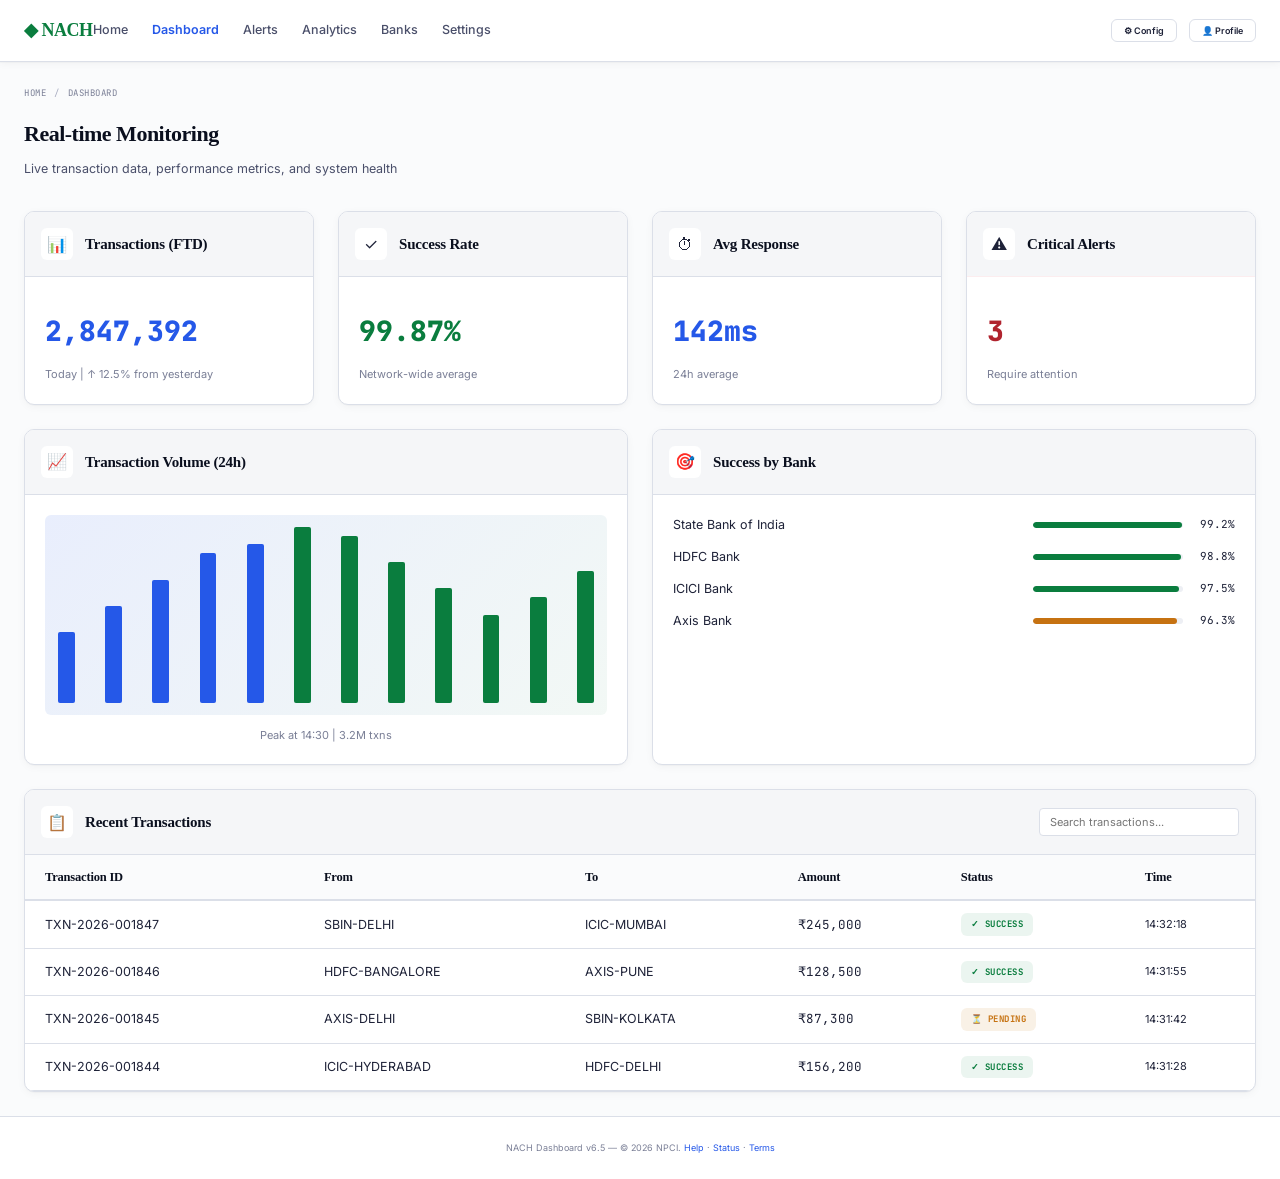
<file: dashboard.html>
<!DOCTYPE html>
<html lang="en">
<head>
    <meta charset="UTF-8">
    <meta name="viewport" content="width=device-width, initial-scale=1.0">
    <title>Dashboard — NACH</title>
    <link href="https://fonts.googleapis.com/css2?family=Inter:wght@300;400;500;600;700;800;900&family=JetBrains+Mono:wght@400;500;600&display=swap" rel="stylesheet">
    <link rel="stylesheet" href="styles.css">
</head>
<body>
    <header>
        <a href="index.html" class="header-logo">◆ NACH</a>
        <nav>
            <a href="index.html">Home</a>
            <a href="dashboard.html" class="active">Dashboard</a>
            <a href="alerts.html">Alerts</a>
            <a href="analytics.html">Analytics</a>
            <a href="banks.html">Banks</a>
            <a href="settings.html">Settings</a>
        </nav>
        <div class="nav-right">
            <button class="btn btn-sm">⚙ Config</button>
            <button class="btn btn-sm">👤 Profile</button>
        </div>
    </header>

    <div class="container">
        <div class="page-header">
            <div class="breadcrumb">
                <a href="index.html">Home</a>
                <span class="sep">/</span>
                <span class="cur">Dashboard</span>
            </div>
            <h1 class="page-title">Real-time Monitoring</h1>
            <p class="page-subtitle">Live transaction data, performance metrics, and system health</p>
        </div>

        <!-- Key Metrics -->
        <div class="grid-4 mb-3">
            <div class="card">
                <div class="card-head">
                    <div class="card-icon">📊</div>
                    <div class="card-title">Transactions (FTD)</div>
                </div>
                <div class="card-body">
                    <div style="font-family: 'JetBrains Mono'; font-size: 28px; font-weight: 800; color: #2558e8; margin: 12px 0;">
                        2,847,392
                    </div>
                    <div style="font-size: 11px; color: #7a7f96;">Today | ↑ 12.5% from yesterday</div>
                </div>
            </div>

            <div class="card">
                <div class="card-head">
                    <div class="card-icon">✓</div>
                    <div class="card-title">Success Rate</div>
                </div>
                <div class="card-body">
                    <div style="font-family: 'JetBrains Mono'; font-size: 28px; font-weight: 800; color: #0a7d3e; margin: 12px 0;">
                        99.87%
                    </div>
                    <div style="font-size: 11px; color: #7a7f96;">Network-wide average</div>
                </div>
            </div>

            <div class="card">
                <div class="card-head">
                    <div class="card-icon">⏱</div>
                    <div class="card-title">Avg Response</div>
                </div>
                <div class="card-body">
                    <div style="font-family: 'JetBrains Mono'; font-size: 28px; font-weight: 800; color: #2558e8; margin: 12px 0;">
                        142ms
                    </div>
                    <div style="font-size: 11px; color: #7a7f96;">24h average</div>
                </div>
            </div>

            <div class="card">
                <div class="card-head" style="border-bottom-color: #fcedef;">
                    <div class="card-icon">⚠</div>
                    <div class="card-title">Critical Alerts</div>
                </div>
                <div class="card-body">
                    <div style="font-family: 'JetBrains Mono'; font-size: 28px; font-weight: 800; color: #b0232e; margin: 12px 0;">
                        3
                    </div>
                    <div style="font-size: 11px; color: #7a7f96;">Require attention</div>
                </div>
            </div>
        </div>

        <!-- Performance Charts -->
        <div class="grid-2 mb-3">
            <div class="card">
                <div class="card-head">
                    <div class="card-icon">📈</div>
                    <div class="card-title">Transaction Volume (24h)</div>
                </div>
                <div class="card-body">
                    <div style="height: 200px; background: linear-gradient(135deg, rgba(37,88,232,0.1) 0%, rgba(10,125,62,0.05) 100%); border-radius: 6px; display: flex; align-items: flex-end; justify-content: space-around; padding: 12px 0; gap: 4px;">
                        <div style="width: 3%; height: 40%; background: #2558e8; border-radius: 2px;"></div>
                        <div style="width: 3%; height: 55%; background: #2558e8; border-radius: 2px;"></div>
                        <div style="width: 3%; height: 70%; background: #2558e8; border-radius: 2px;"></div>
                        <div style="width: 3%; height: 85%; background: #2558e8; border-radius: 2px;"></div>
                        <div style="width: 3%; height: 90%; background: #2558e8; border-radius: 2px;"></div>
                        <div style="width: 3%; height: 100%; background: #0a7d3e; border-radius: 2px;"></div>
                        <div style="width: 3%; height: 95%; background: #0a7d3e; border-radius: 2px;"></div>
                        <div style="width: 3%; height: 80%; background: #0a7d3e; border-radius: 2px;"></div>
                        <div style="width: 3%; height: 65%; background: #0a7d3e; border-radius: 2px;"></div>
                        <div style="width: 3%; height: 50%; background: #0a7d3e; border-radius: 2px;"></div>
                        <div style="width: 3%; height: 60%; background: #0a7d3e; border-radius: 2px;"></div>
                        <div style="width: 3%; height: 75%; background: #0a7d3e; border-radius: 2px;"></div>
                    </div>
                    <div style="font-size: 11px; color: #7a7f96; margin-top: 12px; text-align: center;">Peak at 14:30 | 3.2M txns</div>
                </div>
            </div>

            <div class="card">
                <div class="card-head">
                    <div class="card-icon">🎯</div>
                    <div class="card-title">Success by Bank</div>
                </div>
                <div class="card-body">
                    <div style="display: grid; gap: 12px;">
                        <div style="display: flex; gap: 12px; align-items: center;">
                            <div style="flex: 1;">State Bank of India</div>
                            <div style="width: 150px; height: 6px; background: #edeff4; border-radius: 3px; overflow: hidden;">
                                <div style="height: 100%; width: 99.2%; background: #0a7d3e; border-radius: 3px;"></div>
                            </div>
                            <div style="font-family: 'JetBrains Mono'; font-size: 11px; min-width: 40px; text-align: right;">99.2%</div>
                        </div>
                        <div style="display: flex; gap: 12px; align-items: center;">
                            <div style="flex: 1;">HDFC Bank</div>
                            <div style="width: 150px; height: 6px; background: #edeff4; border-radius: 3px; overflow: hidden;">
                                <div style="height: 100%; width: 98.8%; background: #0a7d3e; border-radius: 3px;"></div>
                            </div>
                            <div style="font-family: 'JetBrains Mono'; font-size: 11px; min-width: 40px; text-align: right;">98.8%</div>
                        </div>
                        <div style="display: flex; gap: 12px; align-items: center;">
                            <div style="flex: 1;">ICICI Bank</div>
                            <div style="width: 150px; height: 6px; background: #edeff4; border-radius: 3px; overflow: hidden;">
                                <div style="height: 100%; width: 97.5%; background: #0a7d3e; border-radius: 3px;"></div>
                            </div>
                            <div style="font-family: 'JetBrains Mono'; font-size: 11px; min-width: 40px; text-align: right;">97.5%</div>
                        </div>
                        <div style="display: flex; gap: 12px; align-items: center;">
                            <div style="flex: 1;">Axis Bank</div>
                            <div style="width: 150px; height: 6px; background: #edeff4; border-radius: 3px; overflow: hidden;">
                                <div style="height: 100%; width: 96.3%; background: #c67211; border-radius: 3px;"></div>
                            </div>
                            <div style="font-family: 'JetBrains Mono'; font-size: 11px; min-width: 40px; text-align: right;">96.3%</div>
                        </div>
                    </div>
                </div>
            </div>
        </div>

        <!-- Recent Transactions -->
        <div class="card">
            <div class="card-head">
                <div class="card-icon">📋</div>
                <div class="card-title">Recent Transactions</div>
                <input type="text" placeholder="Search transactions..." data-search="txn-table" style="width: 200px; padding: 6px 10px; border: 1px solid #dbdfe8; border-radius: 4px; font-size: 11px; margin-left: auto;">
            </div>
            <div class="card-body" style="padding: 0;">
                <table id="txn-table">
                    <thead>
                        <tr>
                            <th style="padding: 12px 20px;">Transaction ID</th>
                            <th>From</th>
                            <th>To</th>
                            <th>Amount</th>
                            <th>Status</th>
                            <th>Time</th>
                        </tr>
                    </thead>
                    <tbody>
                        <tr>
                            <td style="padding: 12px 20px;">TXN-2026-001847</td>
                            <td>SBIN-DELHI</td>
                            <td>ICIC-MUMBAI</td>
                            <td style="font-family: 'JetBrains Mono';">₹245,000</td>
                            <td><span class="badge ok">✓ Success</span></td>
                            <td style="font-size: 11px;">14:32:18</td>
                        </tr>
                        <tr>
                            <td style="padding: 12px 20px;">TXN-2026-001846</td>
                            <td>HDFC-BANGALORE</td>
                            <td>AXIS-PUNE</td>
                            <td style="font-family: 'JetBrains Mono';">₹128,500</td>
                            <td><span class="badge ok">✓ Success</span></td>
                            <td style="font-size: 11px;">14:31:55</td>
                        </tr>
                        <tr>
                            <td style="padding: 12px 20px;">TXN-2026-001845</td>
                            <td>AXIS-DELHI</td>
                            <td>SBIN-KOLKATA</td>
                            <td style="font-family: 'JetBrains Mono';">₹87,300</td>
                            <td><span class="badge warn">⏳ Pending</span></td>
                            <td style="font-size: 11px;">14:31:42</td>
                        </tr>
                        <tr>
                            <td style="padding: 12px 20px;">TXN-2026-001844</td>
                            <td>ICIC-HYDERABAD</td>
                            <td>HDFC-DELHI</td>
                            <td style="font-family: 'JetBrains Mono';">₹156,200</td>
                            <td><span class="badge ok">✓ Success</span></td>
                            <td style="font-size: 11px;">14:31:28</td>
                        </tr>
                    </tbody>
                </table>
            </div>
        </div>
    </div>

    <footer>
        <p>NACH Dashboard v6.5 — © 2026 NPCI. <a href="#">Help</a> · <a href="#">Status</a> · <a href="#">Terms</a></p>
    </footer>

    <script src="scripts.js"></script>
</body>
</html>
</file>
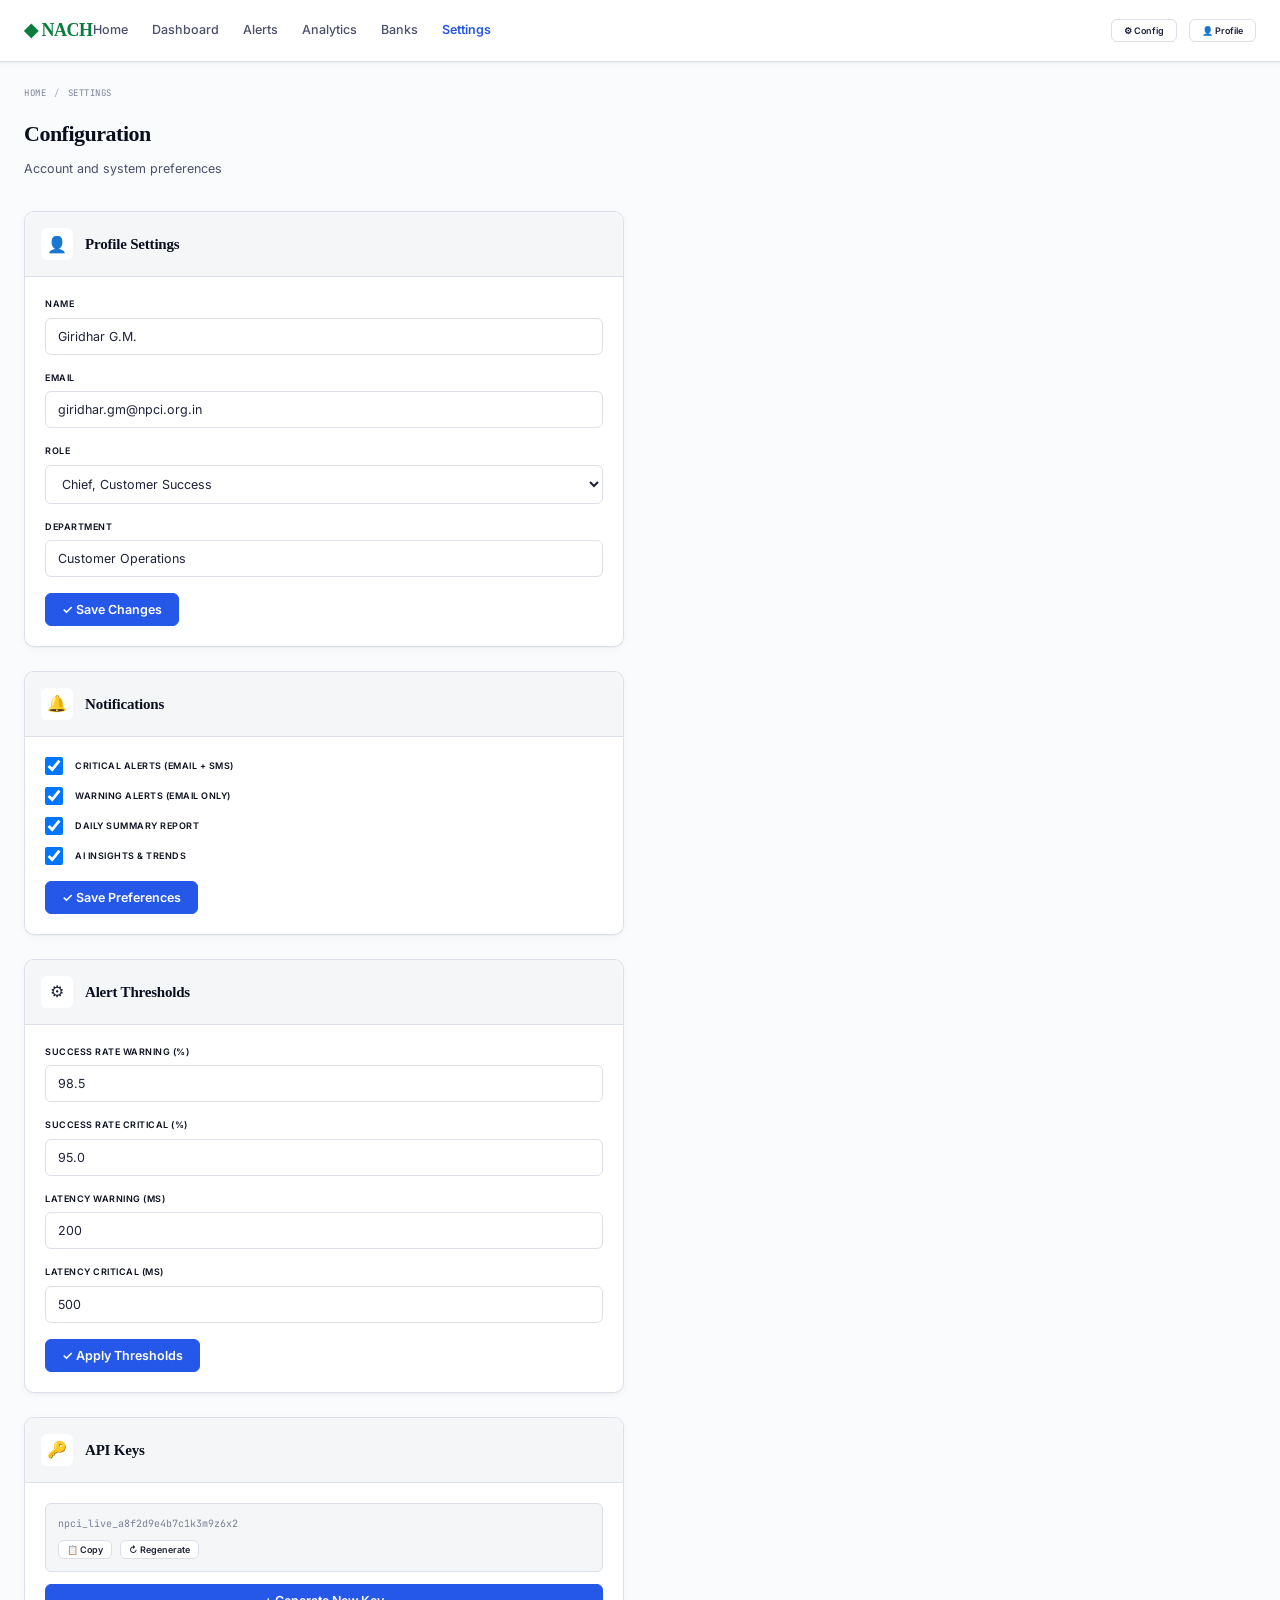
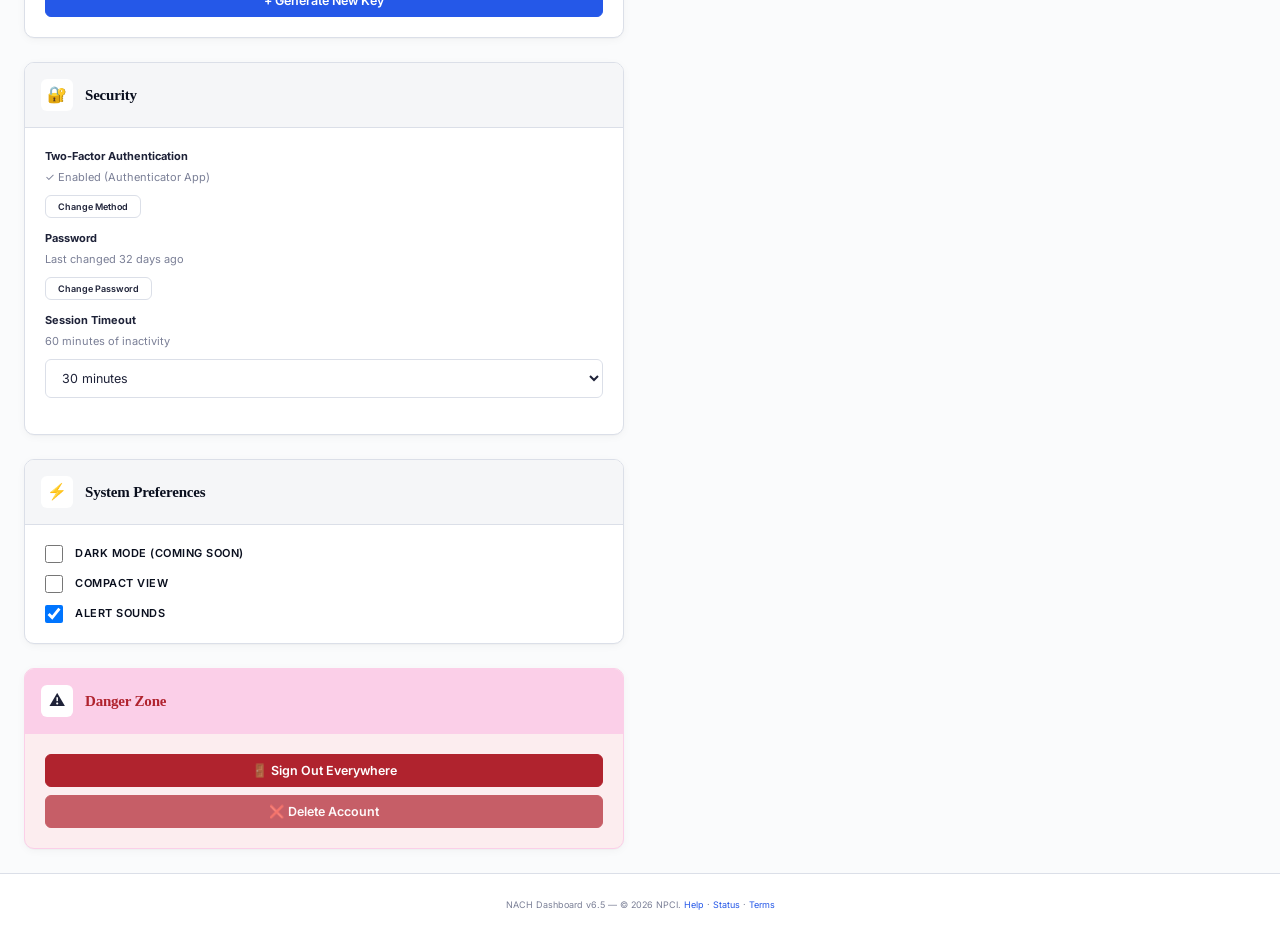
<file: settings.html>
<!DOCTYPE html>
<html lang="en">
<head>
    <meta charset="UTF-8">
    <meta name="viewport" content="width=device-width, initial-scale=1.0">
    <title>Settings — NACH</title>
    <link href="https://fonts.googleapis.com/css2?family=Inter:wght@300;400;500;600;700;800;900&family=JetBrains+Mono:wght@400;500;600&display=swap" rel="stylesheet">
    <link rel="stylesheet" href="styles.css">
</head>
<body>
    <header>
        <a href="index.html" class="header-logo">◆ NACH</a>
        <nav>
            <a href="index.html">Home</a>
            <a href="dashboard.html">Dashboard</a>
            <a href="alerts.html">Alerts</a>
            <a href="analytics.html">Analytics</a>
            <a href="banks.html">Banks</a>
            <a href="settings.html" class="active">Settings</a>
        </nav>
        <div class="nav-right">
            <button class="btn btn-sm">⚙ Config</button>
            <button class="btn btn-sm">👤 Profile</button>
        </div>
    </header>

    <div class="container">
        <div class="page-header">
            <div class="breadcrumb">
                <a href="index.html">Home</a>
                <span class="sep">/</span>
                <span class="cur">Settings</span>
            </div>
            <h1 class="page-title">Configuration</h1>
            <p class="page-subtitle">Account and system preferences</p>
        </div>

        <div class="grid-1" style="max-width: 600px;">
            <!-- Profile Settings -->
            <div class="card mb-3">
                <div class="card-head">
                    <div class="card-icon">👤</div>
                    <div class="card-title">Profile Settings</div>
                </div>
                <div class="card-body">
                    <div class="form-group">
                        <label>Name</label>
                        <input type="text" value="Giridhar G.M." />
                    </div>
                    <div class="form-group">
                        <label>Email</label>
                        <input type="email" value="giridhar.gm@npci.org.in" />
                    </div>
                    <div class="form-group">
                        <label>Role</label>
                        <select>
                            <option>Chief, Customer Success</option>
                            <option>Operations Lead</option>
                            <option>Technical Lead</option>
                        </select>
                    </div>
                    <div class="form-group">
                        <label>Department</label>
                        <input type="text" value="Customer Operations" />
                    </div>
                    <button class="btn btn-primary" onclick="Notification.show('Profile updated successfully', 'success')">
                        ✓ Save Changes
                    </button>
                </div>
            </div>

            <!-- Notification Preferences -->
            <div class="card mb-3">
                <div class="card-head">
                    <div class="card-icon">🔔</div>
                    <div class="card-title">Notifications</div>
                </div>
                <div class="card-body">
                    <div style="display: grid; gap: 12px;">
                        <div style="display: flex; align-items: center; gap: 12px;">
                            <input type="checkbox" id="n-critical" checked style="width: 18px; height: 18px; cursor: pointer;">
                            <label for="n-critical" style="flex: 1; margin-bottom: 0; cursor: pointer;">Critical Alerts (Email + SMS)</label>
                        </div>
                        <div style="display: flex; align-items: center; gap: 12px;">
                            <input type="checkbox" id="n-warning" checked style="width: 18px; height: 18px; cursor: pointer;">
                            <label for="n-warning" style="flex: 1; margin-bottom: 0; cursor: pointer;">Warning Alerts (Email only)</label>
                        </div>
                        <div style="display: flex; align-items: center; gap: 12px;">
                            <input type="checkbox" id="n-daily" checked style="width: 18px; height: 18px; cursor: pointer;">
                            <label for="n-daily" style="flex: 1; margin-bottom: 0; cursor: pointer;">Daily Summary Report</label>
                        </div>
                        <div style="display: flex; align-items: center; gap: 12px;">
                            <input type="checkbox" id="n-ai" checked style="width: 18px; height: 18px; cursor: pointer;">
                            <label for="n-ai" style="flex: 1; margin-bottom: 0; cursor: pointer;">AI Insights & Trends</label>
                        </div>
                    </div>
                    <button class="btn btn-primary" style="margin-top: 16px;" onclick="Notification.show('Notification preferences saved', 'success')">
                        ✓ Save Preferences
                    </button>
                </div>
            </div>

            <!-- Alert Thresholds -->
            <div class="card mb-3">
                <div class="card-head">
                    <div class="card-icon">⚙</div>
                    <div class="card-title">Alert Thresholds</div>
                </div>
                <div class="card-body">
                    <div class="form-group">
                        <label>Success Rate Warning (%)</label>
                        <input type="number" value="98.5" min="90" max="99.9" step="0.1" />
                    </div>
                    <div class="form-group">
                        <label>Success Rate Critical (%)</label>
                        <input type="number" value="95.0" min="80" max="99.9" step="0.1" />
                    </div>
                    <div class="form-group">
                        <label>Latency Warning (ms)</label>
                        <input type="number" value="200" min="50" max="1000" step="10" />
                    </div>
                    <div class="form-group">
                        <label>Latency Critical (ms)</label>
                        <input type="number" value="500" min="100" max="2000" step="10" />
                    </div>
                    <button class="btn btn-primary" onclick="Notification.show('Thresholds configured', 'success')">
                        ✓ Apply Thresholds
                    </button>
                </div>
            </div>

            <!-- API Keys -->
            <div class="card mb-3">
                <div class="card-head">
                    <div class="card-icon">🔑</div>
                    <div class="card-title">API Keys</div>
                </div>
                <div class="card-body">
                    <div style="background: #f5f6f8; border: 1px solid #dbdfe8; border-radius: 6px; padding: 12px; margin-bottom: 12px;">
                        <div style="font-family: 'JetBrains Mono'; font-size: 10px; color: #7a7f96; word-break: break-all;">
                            npci_live_a8f2d9e4b7c1k3m9z6x2
                        </div>
                        <div style="display: flex; gap: 8px; margin-top: 8px;">
                            <button class="btn btn-xs" onclick="copyToClipboard('npci_live_a8f2d9e4b7c1k3m9z6x2', this)">📋 Copy</button>
                            <button class="btn btn-xs">↻ Regenerate</button>
                        </div>
                    </div>
                    <button class="btn btn-primary" style="width: 100%;">
                        + Generate New Key
                    </button>
                </div>
            </div>

            <!-- Security -->
            <div class="card mb-3">
                <div class="card-head">
                    <div class="card-icon">🔐</div>
                    <div class="card-title">Security</div>
                </div>
                <div class="card-body">
                    <div style="display: grid; gap: 12px; margin-bottom: 16px;">
                        <div>
                            <div style="font-weight: 700; color: #1e2238; margin-bottom: 4px; font-size: 11px;">Two-Factor Authentication</div>
                            <div style="font-size: 11px; color: #7a7f96; margin-bottom: 8px;">✓ Enabled (Authenticator App)</div>
                            <button class="btn btn-sm">Change Method</button>
                        </div>
                        <div>
                            <div style="font-weight: 700; color: #1e2238; margin-bottom: 4px; font-size: 11px;">Password</div>
                            <div style="font-size: 11px; color: #7a7f96; margin-bottom: 8px;">Last changed 32 days ago</div>
                            <button class="btn btn-sm">Change Password</button>
                        </div>
                        <div>
                            <div style="font-weight: 700; color: #1e2238; margin-bottom: 4px; font-size: 11px;">Session Timeout</div>
                            <div style="font-size: 11px; color: #7a7f96; margin-bottom: 8px;">60 minutes of inactivity</div>
                            <select style="width: 100%;">
                                <option>30 minutes</option>
                                <option>60 minutes</option>
                                <option>120 minutes</option>
                                <option>Never</option>
                            </select>
                        </div>
                    </div>
                </div>
            </div>

            <!-- System Settings -->
            <div class="card mb-3">
                <div class="card-head">
                    <div class="card-icon">⚡</div>
                    <div class="card-title">System Preferences</div>
                </div>
                <div class="card-body">
                    <div style="display: grid; gap: 12px;">
                        <div style="display: flex; align-items: center; gap: 12px;">
                            <input type="checkbox" id="s-dark" style="width: 18px; height: 18px; cursor: pointer;">
                            <label for="s-dark" style="flex: 1; margin-bottom: 0; cursor: pointer; font-size: 11px;">Dark Mode (Coming Soon)</label>
                        </div>
                        <div style="display: flex; align-items: center; gap: 12px;">
                            <input type="checkbox" id="s-compact" style="width: 18px; height: 18px; cursor: pointer;">
                            <label for="s-compact" style="flex: 1; margin-bottom: 0; cursor: pointer; font-size: 11px;">Compact View</label>
                        </div>
                        <div style="display: flex; align-items: center; gap: 12px;">
                            <input type="checkbox" id="s-sounds" checked style="width: 18px; height: 18px; cursor: pointer;">
                            <label for="s-sounds" style="flex: 1; margin-bottom: 0; cursor: pointer; font-size: 11px;">Alert Sounds</label>
                        </div>
                    </div>
                </div>
            </div>

            <!-- Danger Zone -->
            <div class="card" style="border-color: #fbcfe8; background: #fcedef;">
                <div class="card-head" style="background: #fbcfe8; border-bottom-color: #fbcfe8;">
                    <div class="card-icon">⚠</div>
                    <div class="card-title" style="color: #b0232e;">Danger Zone</div>
                </div>
                <div class="card-body">
                    <div style="display: grid; gap: 8px;">
                        <button class="btn btn-crit" style="width: 100%;" onclick="Notification.show('Session terminated. You will be logged out.', 'info')">
                            🚪 Sign Out Everywhere
                        </button>
                        <button class="btn btn-crit" style="width: 100%; opacity: 0.7;" onclick="Notification.show('Account deletion requires verification. Check your email.', 'warning')">
                            ❌ Delete Account
                        </button>
                    </div>
                </div>
            </div>
        </div>
    </div>

    <footer>
        <p>NACH Dashboard v6.5 — © 2026 NPCI. <a href="#">Help</a> · <a href="#">Status</a> · <a href="#">Terms</a></p>
    </footer>

    <script src="scripts.js"></script>
</body>
</html>
</file>
<file: styles.css>
/* ══════════════════════════════════════════════════════════════════════════════
   NACH Dashboard v6.5 — Shared Stylesheet
   Professional enterprise design system for centralized monitoring
   ══════════════════════════════════════════════════════════════════════════════ */

* {
  margin: 0;
  padding: 0;
  box-sizing: border-box;
}

:root {
  --v6-ink: #0a0f1e;
  --v6-ink-2: #1a2038;
  --v6-ink-3: #2a3050;
  --v6-text: #1e2238;
  --v6-text-2: #4a4f6a;
  --v6-text-3: #7a7f96;
  --v6-muted: #a8acc0;
  --v6-rule: #dbdfe8;
  --v6-rule-2: #edeff4;
  --v6-paper: #fafbfc;
  --v6-paper-2: #f5f6f8;
  --v6-card: #ffffff;
  --v6-accent: #2558e8;
  --v6-accent-2: #1d4ed8;
  --v6-accent-pale: #eef2ff;
  --v6-accent-weak: rgba(37, 88, 232, 0.08);
  --v6-ok: #0a7d3e;
  --v6-ok-pale: #eef7f0;
  --v6-ok-weak: rgba(10, 125, 62, 0.08);
  --v6-warn: #c67211;
  --v6-warn-pale: #fdf6ea;
  --v6-warn-weak: rgba(198, 114, 17, 0.1);
  --v6-crit: #b0232e;
  --v6-crit-pale: #fcedef;
  --v6-crit-weak: rgba(176, 35, 46, 0.1);
  --v6-info: #4a4f6a;
  --v6-fs-display: 22px;
  --v6-fs-h1: 18px;
  --v6-fs-h2: 15px;
  --v6-fs-body: 12.5px;
  --v6-fs-data: 11.5px;
  --v6-fs-caption: 9px;
  --v6-fs-eyebrow: 8.5px;
  --v6-font-display: 'Georgia', 'EB Garamond', serif;
  --v6-font-body: 'Inter', 'Inter Tight', -apple-system, sans-serif;
  --v6-font-mono: 'JetBrains Mono', 'Consolas', monospace;
  --v6-gap: 12px;
  --v6-pad: 14px;
  --v6-radius: 6px;
  --v6-radius-lg: 10px;
}

html, body {
  height: 100%;
  background: var(--v6-paper);
  color: var(--v6-text);
  font-family: var(--v6-font-body);
  font-size: var(--v6-fs-body);
  line-height: 1.6;
}

/* ── Header / Navigation ────────────────────────────────────────────────────── */
header {
  background: var(--v6-card);
  border-bottom: 1px solid var(--v6-rule);
  padding: 16px 24px;
  display: flex;
  align-items: center;
  justify-content: space-between;
  box-shadow: 0 1px 0 rgba(10, 15, 30, 0.02), 0 2px 8px rgba(10, 15, 30, 0.04);
}

.header-logo {
  font-family: var(--v6-font-display);
  font-size: 18px;
  font-weight: 700;
  color: var(--v6-ok);
  letter-spacing: -0.5px;
  text-decoration: none;
}

nav {
  display: flex;
  gap: 24px;
  align-items: center;
}

nav a {
  font-size: var(--v6-fs-body);
  color: var(--v6-text-2);
  text-decoration: none;
  font-weight: 500;
  transition: color 0.15s ease;
}

nav a:hover,
nav a.active {
  color: var(--v6-accent);
  font-weight: 600;
}

.nav-right {
  display: flex;
  gap: 12px;
  align-items: center;
  margin-left: auto;
}

/* ── Main Layout ────────────────────────────────────────────────────────────── */
.container {
  max-width: 1400px;
  margin: 0 auto;
  padding: 24px;
}

.page-header {
  margin-bottom: 32px;
}

.page-title {
  font-family: var(--v6-font-display);
  font-size: var(--v6-fs-display);
  font-weight: 700;
  color: var(--v6-ink);
  margin-bottom: 8px;
  letter-spacing: -0.5px;
}

.page-subtitle {
  font-size: var(--v6-fs-body);
  color: var(--v6-text-2);
  margin-bottom: 12px;
}

.breadcrumb {
  display: flex;
  align-items: center;
  gap: 8px;
  font-family: var(--v6-font-mono);
  font-size: var(--v6-fs-caption);
  letter-spacing: 0.5px;
  text-transform: uppercase;
  color: var(--v6-text-3);
  margin-bottom: 16px;
}

.breadcrumb a {
  color: var(--v6-text-3);
  text-decoration: none;
  cursor: pointer;
}

.breadcrumb a:hover {
  color: var(--v6-accent);
}

.breadcrumb .sep {
  color: var(--v6-muted);
}

/* ── Grid Layouts ────────────────────────────────────────────────────────────── */
.grid {
  display: grid;
  grid-template-columns: repeat(auto-fit, minmax(320px, 1fr));
  gap: 24px;
}

.grid-2 {
  display: grid;
  grid-template-columns: repeat(2, 1fr);
  gap: 24px;
}

.grid-3 {
  display: grid;
  grid-template-columns: repeat(3, 1fr);
  gap: 24px;
}

.grid-4 {
  display: grid;
  grid-template-columns: repeat(4, 1fr);
  gap: 24px;
}

@media (max-width: 1200px) {
  .grid-4 { grid-template-columns: repeat(2, 1fr); }
  .grid-3 { grid-template-columns: repeat(2, 1fr); }
  .grid-2 { grid-template-columns: 1fr; }
}

@media (max-width: 768px) {
  .grid, .grid-2, .grid-3, .grid-4 {
    grid-template-columns: 1fr;
  }
}

/* ── Cards ───────────────────────────────────────────────────────────────────── */
.card {
  background: var(--v6-card);
  border: 1px solid var(--v6-rule);
  border-radius: var(--v6-radius-lg);
  overflow: hidden;
  transition: all 0.2s ease;
  box-shadow: 0 1px 0 rgba(10, 15, 30, 0.02), 0 2px 8px rgba(10, 15, 30, 0.04);
}

.card:hover {
  border-color: var(--v6-accent);
  box-shadow: 0 1px 0 rgba(10, 15, 30, 0.02), 0 8px 22px rgba(10, 15, 30, 0.1);
  transform: translateY(-2px);
}

.card-accent {
  height: 3px;
  width: 100%;
}

.card-accent.crit { background: var(--v6-crit); }
.card-accent.warn { background: var(--v6-warn); }
.card-accent.ok { background: var(--v6-ok); }
.card-accent.info { background: var(--v6-accent); }

.card-head {
  display: flex;
  align-items: center;
  gap: 12px;
  padding: 16px;
  background: var(--v6-paper-2);
  border-bottom: 1px solid var(--v6-rule);
}

.card-icon {
  width: 32px;
  height: 32px;
  border-radius: var(--v6-radius);
  display: flex;
  align-items: center;
  justify-content: center;
  font-size: 16px;
  background: var(--v6-card);
  flex-shrink: 0;
}

.card-title {
  font-family: var(--v6-font-display);
  font-size: var(--v6-fs-h2);
  font-weight: 700;
  color: var(--v6-ink);
  flex: 1;
  letter-spacing: -0.2px;
}

.card-body {
  padding: 20px;
}

.card-footer {
  padding: 12px 20px;
  border-top: 1px solid var(--v6-rule);
  background: var(--v6-paper);
  display: flex;
  gap: 8px;
}

/* ── Buttons ────────────────────────────────────────────────────────────────── */
.btn {
  display: inline-flex;
  align-items: center;
  justify-content: center;
  gap: 6px;
  padding: 8px 16px;
  border-radius: var(--v6-radius);
  border: 1px solid var(--v6-rule);
  background: var(--v6-card);
  color: var(--v6-text);
  font-family: var(--v6-font-body);
  font-size: var(--v6-fs-body);
  font-weight: 600;
  cursor: pointer;
  transition: all 0.12s ease;
  text-decoration: none;
  white-space: nowrap;
}

.btn:hover {
  border-color: var(--v6-accent);
  color: var(--v6-accent);
}

.btn-primary {
  background: var(--v6-accent);
  color: #fff;
  border-color: var(--v6-accent);
}

.btn-primary:hover {
  background: var(--v6-accent-2);
  border-color: var(--v6-accent-2);
}

.btn-ghost {
  background: transparent;
  border-color: transparent;
}

.btn-ghost:hover {
  background: var(--v6-paper);
}

.btn-sm {
  padding: 5px 12px;
  font-size: var(--v6-fs-caption);
}

.btn-xs {
  padding: 3px 8px;
  font-size: 9px;
}

.btn-crit {
  background: var(--v6-crit);
  color: #fff;
  border-color: var(--v6-crit);
}

.btn-crit:hover {
  opacity: 0.9;
}

/* ── Badges ────────────────────────────────────────────────────────────────── */
.badge {
  display: inline-block;
  padding: 4px 10px;
  border-radius: var(--v6-radius);
  font-family: var(--v6-font-mono);
  font-size: var(--v6-fs-caption);
  font-weight: 700;
  letter-spacing: 0.5px;
  text-transform: uppercase;
  background: var(--v6-accent-weak);
  color: var(--v6-accent);
}

.badge.ok {
  background: var(--v6-ok-weak);
  color: var(--v6-ok);
}

.badge.warn {
  background: var(--v6-warn-weak);
  color: var(--v6-warn);
}

.badge.crit {
  background: var(--v6-crit-weak);
  color: var(--v6-crit);
}

.badge.muted {
  background: var(--v6-rule-2);
  color: var(--v6-text-3);
}

/* ── Severity Indicator ────────────────────────────────────────────────────── */
.sev {
  display: inline-block;
  width: 10px;
  height: 10px;
  border-radius: 50%;
  flex-shrink: 0;
}

.sev.crit {
  background: var(--v6-crit);
  box-shadow: 0 0 0 3px rgba(176, 35, 46, 0.18);
}

.sev.warn {
  background: var(--v6-warn);
  box-shadow: 0 0 0 3px rgba(198, 114, 17, 0.18);
}

.sev.ok {
  background: var(--v6-ok);
  box-shadow: 0 0 0 3px rgba(10, 125, 62, 0.18);
}

/* ── Tables ────────────────────────────────────────────────────────────────── */
table {
  width: 100%;
  border-collapse: collapse;
  font-size: var(--v6-fs-body);
}

thead {
  background: var(--v6-paper);
  border-bottom: 2px solid var(--v6-rule);
}

th {
  padding: 12px;
  text-align: left;
  font-weight: 700;
  color: var(--v6-ink);
  font-family: var(--v6-font-display);
  letter-spacing: -0.2px;
}

td {
  padding: 12px;
  border-bottom: 1px solid var(--v6-rule);
  color: var(--v6-text);
}

tbody tr:hover {
  background: var(--v6-paper-2);
}

/* ── Forms ───────────────────────────────────────────────────────────────────── */
.form-group {
  margin-bottom: 16px;
}

label {
  display: block;
  font-weight: 600;
  color: var(--v6-ink);
  font-size: var(--v6-fs-caption);
  letter-spacing: 0.5px;
  text-transform: uppercase;
  margin-bottom: 6px;
}

input,
select,
textarea {
  width: 100%;
  padding: 10px 12px;
  border: 1px solid var(--v6-rule);
  border-radius: var(--v6-radius);
  font-family: var(--v6-font-body);
  font-size: var(--v6-fs-body);
  color: var(--v6-text);
  background: var(--v6-card);
  transition: border-color 0.15s ease;
}

input:focus,
select:focus,
textarea:focus {
  outline: none;
  border-color: var(--v6-accent);
  box-shadow: 0 0 0 2px var(--v6-accent-weak);
}

/* ── Utility ────────────────────────────────────────────────────────────────── */
.text-center { text-align: center; }
.text-right { text-align: right; }
.text-muted { color: var(--v6-text-3); }
.text-error { color: var(--v6-crit); }
.text-success { color: var(--v6-ok); }
.text-warning { color: var(--v6-warn); }

.mt-0 { margin-top: 0; }
.mt-1 { margin-top: 8px; }
.mt-2 { margin-top: 16px; }
.mt-3 { margin-top: 24px; }
.mt-4 { margin-top: 32px; }

.mb-0 { margin-bottom: 0; }
.mb-1 { margin-bottom: 8px; }
.mb-2 { margin-bottom: 16px; }
.mb-3 { margin-bottom: 24px; }
.mb-4 { margin-bottom: 32px; }

.gap-1 { gap: 8px; }
.gap-2 { gap: 16px; }
.gap-3 { gap: 24px; }

.flex { display: flex; }
.flex-col { flex-direction: column; }
.flex-1 { flex: 1; }
.items-center { align-items: center; }
.justify-center { justify-content: center; }
.justify-between { justify-content: space-between; }

/* ── Footer ────────────────────────────────────────────────────────────────── */
footer {
  background: var(--v6-card);
  border-top: 1px solid var(--v6-rule);
  padding: 24px;
  text-align: center;
  color: var(--v6-text-3);
  font-size: var(--v6-fs-caption);
  margin-top: auto;
}

footer a {
  color: var(--v6-accent);
  text-decoration: none;
}

footer a:hover {
  text-decoration: underline;
}
</file>
